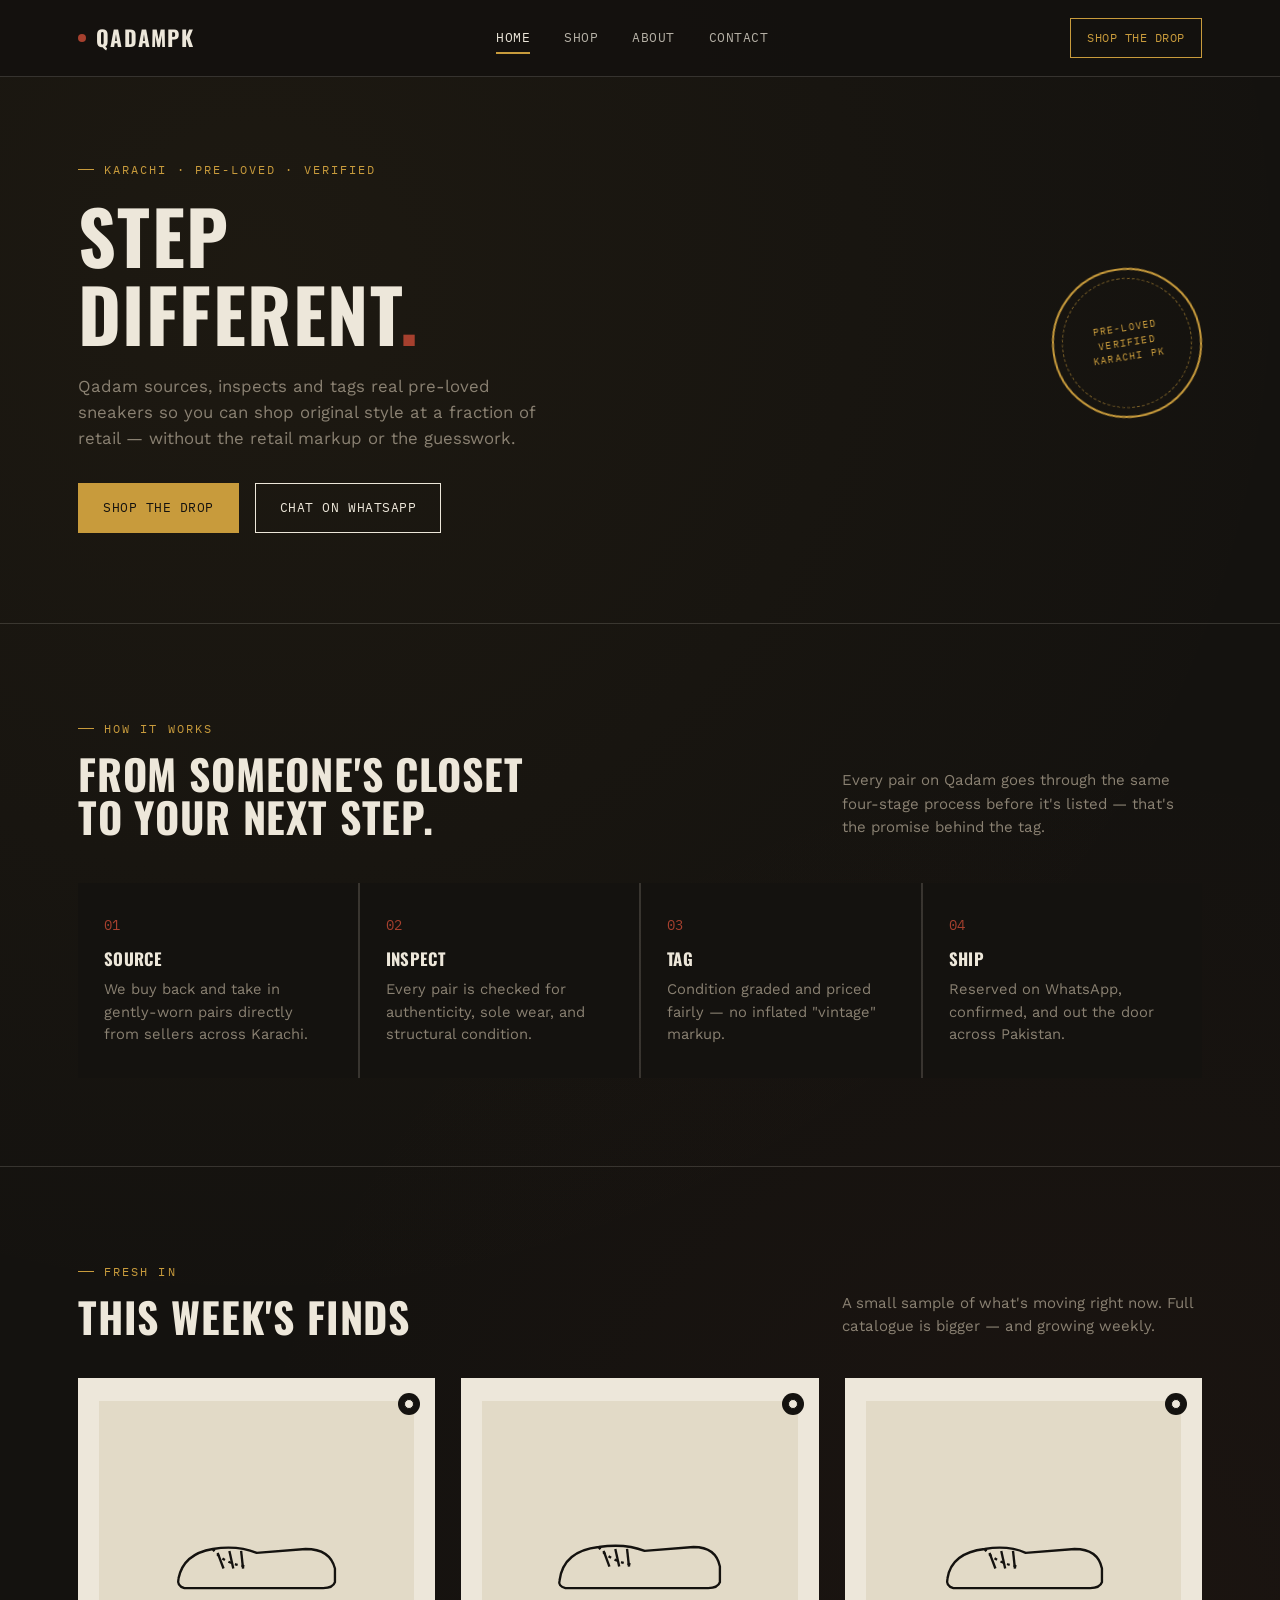
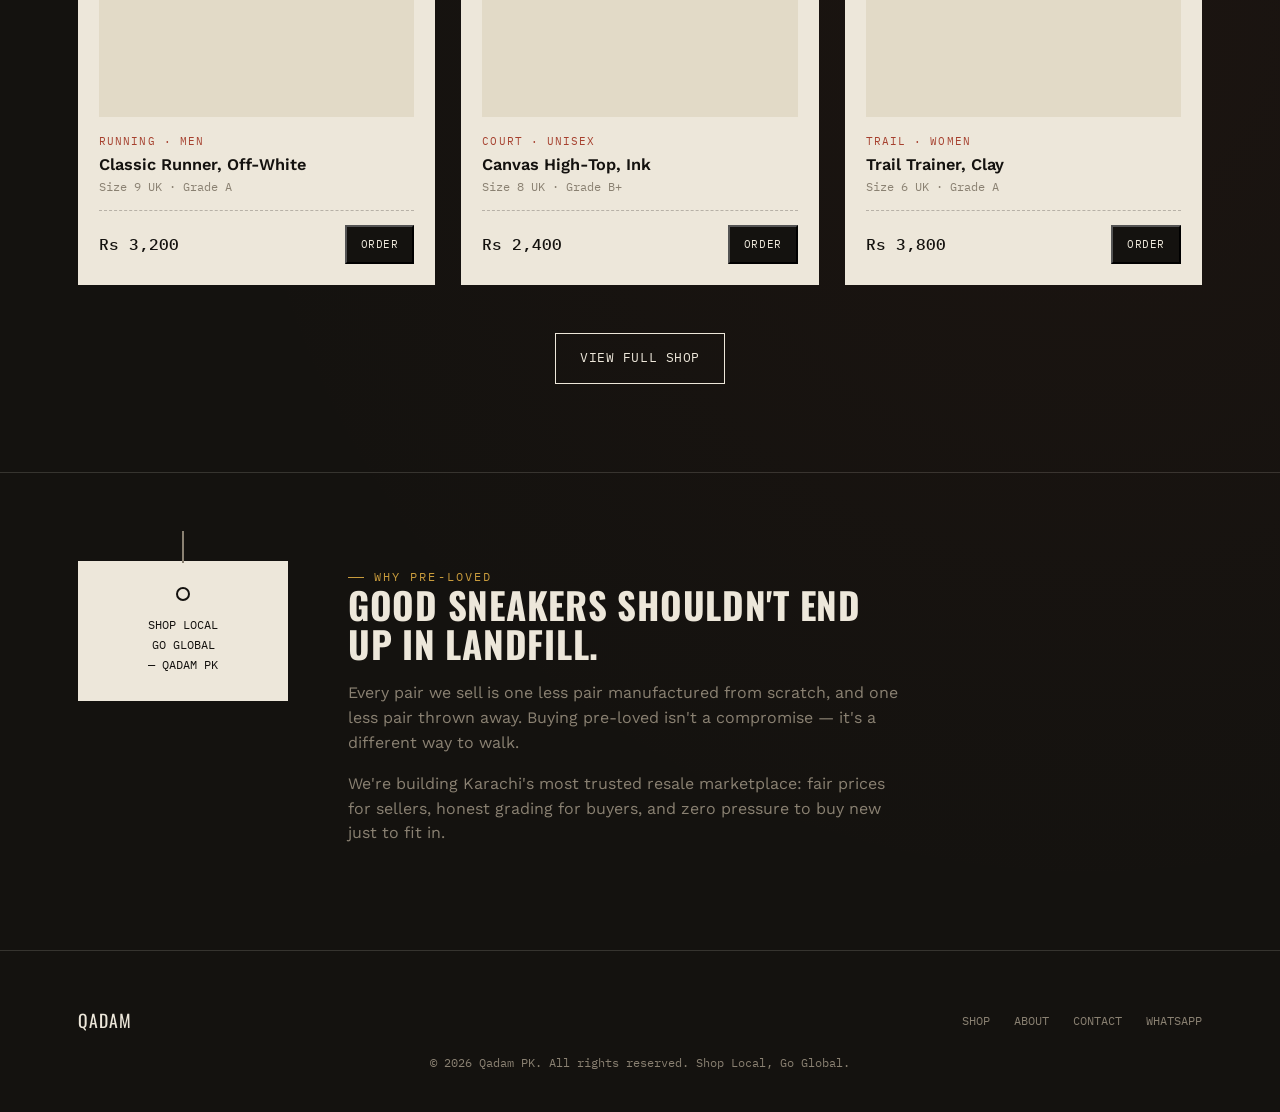
<file: index.html>
<!DOCTYPE html>
<html lang="en">
<head>
<meta charset="UTF-8">
<meta name="viewport" content="width=device-width, initial-scale=1.0">
<title>QADAM — Step Different</title>
<meta name="description" content="Qadam is Karachi's pre-loved sneaker marketplace. Every pair inspected, tagged and verified before it ships. Shop local, step different.">
<link rel="stylesheet" href="styles.css">
<link rel="stylesheet" href="liquid-chrome.css">
</head>
<body>

<nav class="site-nav">
  <div class="wrap">
    <a href="index.html" class="logo"><span class="dot"></span>QADAMPK</a>
    <ul class="nav-links">
      <li><a href="index.html" class="active">Home</a></li>
      <li><a href="shop.html">Shop</a></li>
      <li><a href="about.html">About</a></li>
      <li><a href="contact.html">Contact</a></li>
    </ul>
    <a href="shop.html" class="nav-cta">Shop the Drop</a>
    <button class="nav-toggle" aria-label="Toggle menu"><span></span><span></span><span></span></button>
  </div>
</nav>

<header class="hero">
  <div id="liquid-bg" class="liquid-chrome-container" style="width:100%;height:100%;position:absolute;top:0;left:0;z-index:0;"></div>
  <div class="wrap">
    <div class="hero-copy">
      <span class="eyebrow">Karachi · Pre-Loved · Verified</span>
      <h1>Step<br>Different<span class="accent">.</span></h1>
      <p>Qadam sources, inspects and tags real pre-loved sneakers so you can shop original style at a fraction of retail — without the retail markup or the guesswork.</p>
      <div class="btn-row">
        <a href="shop.html" class="btn btn-primary">Shop the Drop</a>
        <a href="#" class="btn btn-ghost" data-whatsapp>Chat on WhatsApp</a>
      </div>
    </div>
    <div class="stamp">
      <span>Pre-Loved<br>Verified<br>Karachi PK</span>
    </div>
  </div>
</header>

<section class="process">
  <div class="wrap">
    <div class="section-head reveal">
      <div>
        <span class="eyebrow">How it works</span>
        <h2>From someone's closet<br>to your next step.</h2>
      </div>
      <p>Every pair on Qadam goes through the same four-stage process before it's listed — that's the promise behind the tag.</p>
    </div>
    <div class="process-grid reveal-stagger">
      <div class="process-step reveal-item">
        <span class="num">01</span>
        <h3>Source</h3>
        <p>We buy back and take in gently-worn pairs directly from sellers across Karachi.</p>
      </div>
      <div class="process-step reveal-item">
        <span class="num">02</span>
        <h3>Inspect</h3>
        <p>Every pair is checked for authenticity, sole wear, and structural condition.</p>
      </div>
      <div class="process-step reveal-item">
        <span class="num">03</span>
        <h3>Tag</h3>
        <p>Condition graded and priced fairly — no inflated "vintage" markup.</p>
      </div>
      <div class="process-step reveal-item">
        <span class="num">04</span>
        <h3>Ship</h3>
        <p>Reserved on WhatsApp, confirmed, and out the door across Pakistan.</p>
      </div>
    </div>
  </div>
</section>

<section class="shop-section">
  <div class="wrap">
    <div class="section-head reveal">
      <div>
        <span class="eyebrow">Fresh in</span>
        <h2>This week's finds</h2>
      </div>
      <p>A small sample of what's moving right now. Full catalogue is bigger — and growing weekly.</p>
    </div>
    <div class="product-grid reveal-stagger" style="margin-top:40px;">

      <div class="card reveal-item">
        <div class="tag-hole"></div>
        <div class="card-media">
          <svg viewBox="0 0 200 100" fill="none" stroke="#14120F" stroke-width="2.4">
            <path d="M20 70 Q25 45 55 40 Q80 36 100 44 L150 40 Q175 40 180 60 L180 74 Q178 80 168 80 L26 80 Q18 78 20 70 Z"/>
            <path d="M55 40 Q65 55 90 58" stroke-dasharray="3 4"/>
            <line x1="60" y1="44" x2="66" y2="60"/>
            <line x1="72" y1="42" x2="76" y2="60"/>
            <line x1="84" y1="42" x2="86" y2="60"/>
          </svg>
        </div>
        <span class="cat">Running · Men</span>
        <h3>Classic Runner, Off-White</h3>
        <div class="meta">Size 9 UK · Grade A</div>
        <div class="price-row">
          <span class="price">Rs 3,200</span>
          <button class="order-btn" data-order="Classic Runner, Off-White (Size 9 UK)" data-price="Rs 3,200">Order</button>
        </div>
      </div>

      <div class="card reveal-item">
        <div class="tag-hole"></div>
        <div class="card-media">
          <svg viewBox="0 0 200 100" fill="none" stroke="#14120F" stroke-width="2.4">
            <path d="M18 72 Q22 42 58 38 Q85 34 105 42 L155 38 Q178 38 182 58 L182 74 Q180 80 170 80 L24 80 Q16 78 18 72 Z"/>
            <path d="M58 38 Q68 52 92 56" stroke-dasharray="3 4"/>
            <line x1="63" y1="42" x2="69" y2="58"/>
            <line x1="75" y1="40" x2="79" y2="58"/>
            <line x1="87" y1="40" x2="89" y2="58"/>
          </svg>
        </div>
        <span class="cat">Court · Unisex</span>
        <h3>Canvas High-Top, Ink</h3>
        <div class="meta">Size 8 UK · Grade B+</div>
        <div class="price-row">
          <span class="price">Rs 2,400</span>
          <button class="order-btn" data-order="Canvas High-Top, Ink (Size 8 UK)" data-price="Rs 2,400">Order</button>
        </div>
      </div>

      <div class="card reveal-item">
        <div class="tag-hole"></div>
        <div class="card-media">
          <svg viewBox="0 0 200 100" fill="none" stroke="#14120F" stroke-width="2.4">
            <path d="M22 70 Q26 44 60 40 Q84 36 102 44 L152 40 Q176 40 180 60 L180 74 Q178 80 168 80 L28 80 Q20 78 22 70 Z"/>
            <path d="M60 40 Q70 54 94 58" stroke-dasharray="3 4"/>
            <line x1="65" y1="44" x2="71" y2="60"/>
            <line x1="77" y1="42" x2="81" y2="60"/>
            <line x1="89" y1="42" x2="91" y2="60"/>
          </svg>
        </div>
        <span class="cat">Trail · Women</span>
        <h3>Trail Trainer, Clay</h3>
        <div class="meta">Size 6 UK · Grade A</div>
        <div class="price-row">
          <span class="price">Rs 3,800</span>
          <button class="order-btn" data-order="Trail Trainer, Clay (Size 6 UK)" data-price="Rs 3,800">Order</button>
        </div>
      </div>

    </div>
    <div style="text-align:center; margin-top:48px;">
      <a href="shop.html" class="btn btn-ghost">View Full Shop</a>
    </div>
  </div>
</section>

<section class="ethos">
  <div class="wrap">
    <div class="ethos-tag reveal">
      <div class="hole"></div>
      <p>SHOP LOCAL<br>GO GLOBAL<br>— QADAM PK</p>
    </div>
    <div class="ethos-copy reveal">
      <span class="eyebrow">Why pre-loved</span>
      <h2>Good sneakers shouldn't end up in landfill.</h2>
      <p>Every pair we sell is one less pair manufactured from scratch, and one less pair thrown away. Buying pre-loved isn't a compromise — it's a different way to walk.</p>
      <p>We're building Karachi's most trusted resale marketplace: fair prices for sellers, honest grading for buyers, and zero pressure to buy new just to fit in.</p>
    </div>
  </div>
</section>

<footer>
  <div class="wrap">
    <div class="foot-brand">QADAM</div>
    <ul class="foot-links">
      <li><a href="shop.html">Shop</a></li>
      <li><a href="about.html">About</a></li>
      <li><a href="contact.html">Contact</a></li>
      <li><a href="#" data-whatsapp>WhatsApp</a></li>
    </ul>
  </div>
  <p class="foot-copy">© 2026 Qadam PK. All rights reserved. Shop Local, Go Global.</p>
</footer>

<script src="script.js"></script>
<script type="module">
  import { LiquidChrome } from './liquid-chrome.js';
  new LiquidChrome(document.getElementById('liquid-bg'), {
    baseColor: [0.08,0.08,0.09],
    speed: 0.4,
    amplitude: 0.5,
    interactive: true
  });
</script>
</body>
</html>
</file>
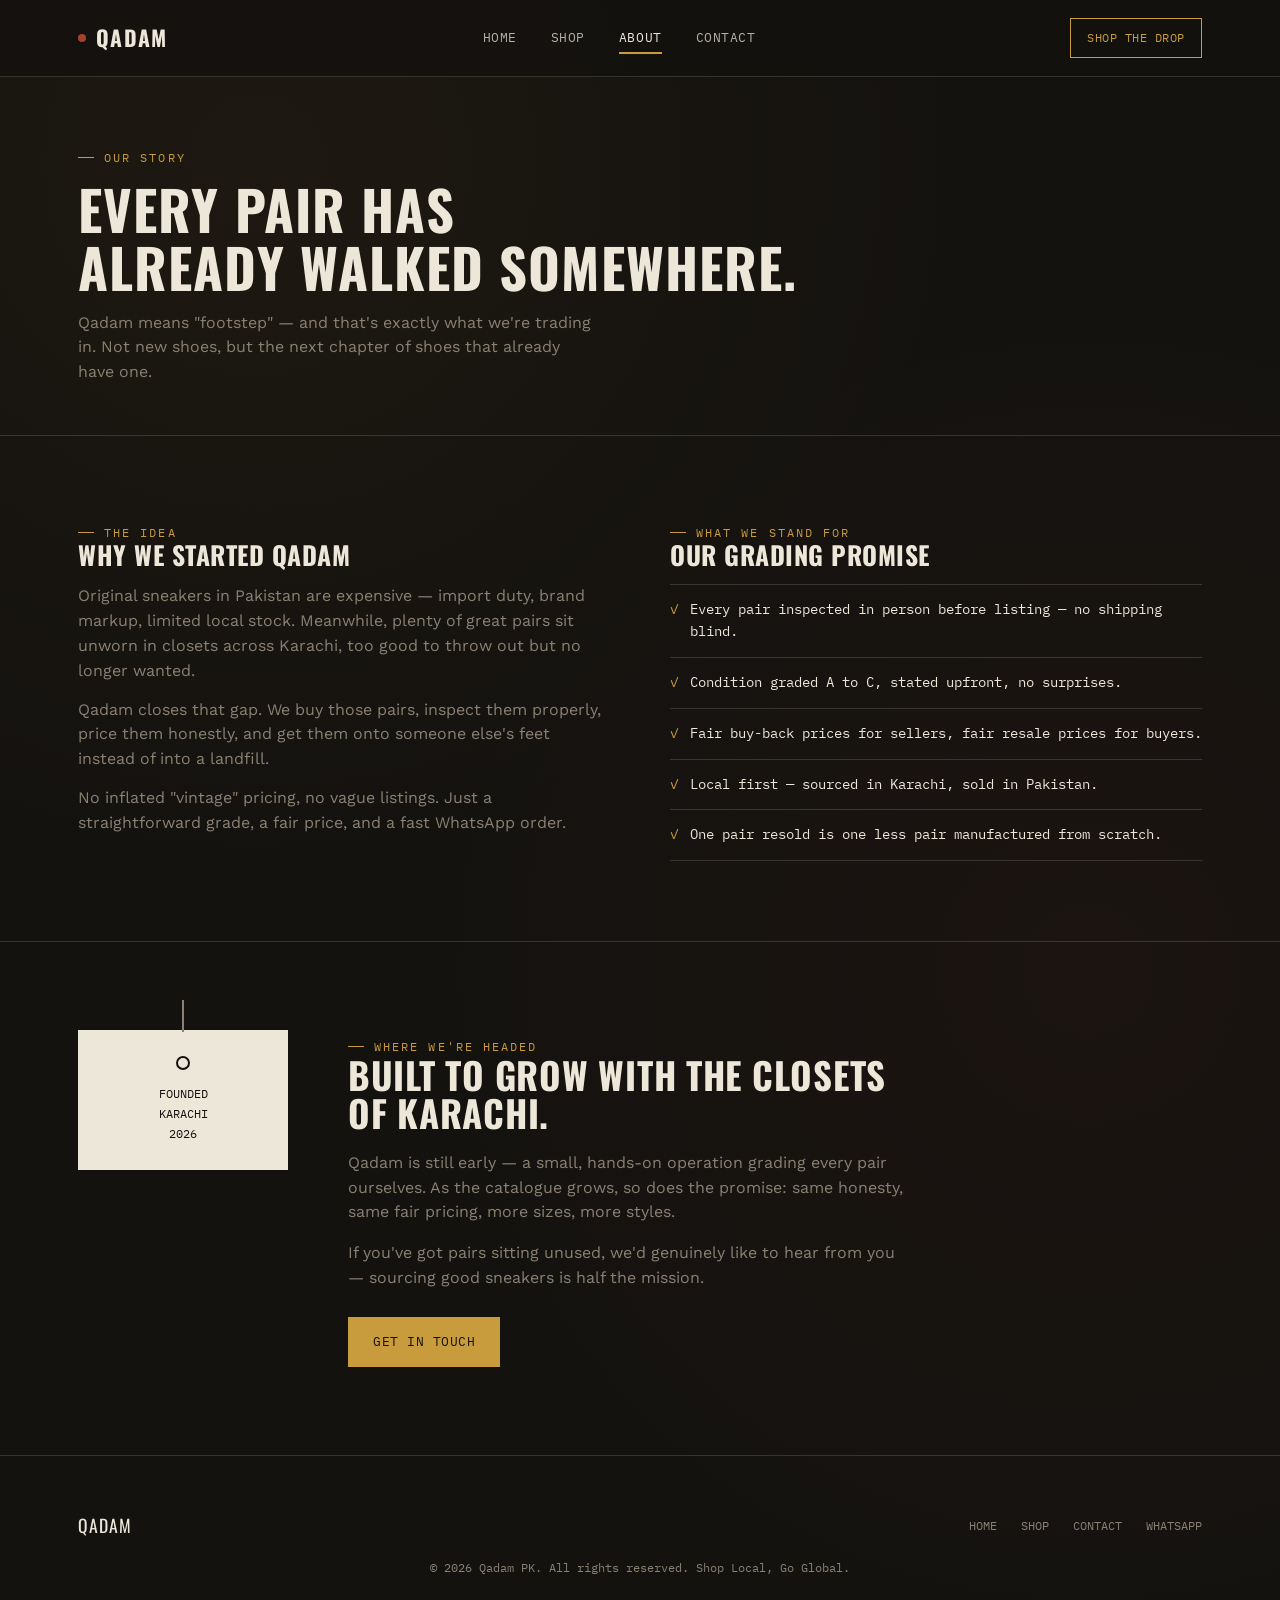
<file: about-1.html>
<!DOCTYPE html>
<html lang="en">
<head>
<meta charset="UTF-8">
<meta name="viewport" content="width=device-width, initial-scale=1.0">
<title>About — QADAM</title>
<meta name="description" content="The story behind Qadam — Karachi's pre-loved sneaker marketplace built on fair grading and honest resale.">
<link rel="stylesheet" href="styles.css">
</head>
<body>

<nav class="site-nav">
  <div class="wrap">
    <a href="index.html" class="logo"><span class="dot"></span>QADAM</a>
    <ul class="nav-links">
      <li><a href="index.html">Home</a></li>
      <li><a href="shop.html">Shop</a></li>
      <li><a href="about.html" class="active">About</a></li>
      <li><a href="contact.html">Contact</a></li>
    </ul>
    <a href="shop.html" class="nav-cta">Shop the Drop</a>
    <button class="nav-toggle" aria-label="Toggle menu"><span></span><span></span><span></span></button>
  </div>
</nav>

<header class="page-hero">
  <div class="wrap">
    <span class="eyebrow">Our story</span>
    <h1>Every pair has<br>already walked somewhere.</h1>
    <p>Qadam means "footstep" — and that's exactly what we're trading in. Not new shoes, but the next chapter of shoes that already have one.</p>
  </div>
</header>

<section class="about-body">
  <div class="wrap about-grid">
    <div class="reveal">
      <span class="eyebrow">The idea</span>
      <h2>Why we started Qadam</h2>
      <p>Original sneakers in Pakistan are expensive — import duty, brand markup, limited local stock. Meanwhile, plenty of great pairs sit unworn in closets across Karachi, too good to throw out but no longer wanted.</p>
      <p>Qadam closes that gap. We buy those pairs, inspect them properly, price them honestly, and get them onto someone else's feet instead of into a landfill.</p>
      <p>No inflated "vintage" pricing, no vague listings. Just a straightforward grade, a fair price, and a fast WhatsApp order.</p>
    </div>
    <div class="reveal">
      <span class="eyebrow">What we stand for</span>
      <h2>Our grading promise</h2>
      <ul class="checklist reveal-stagger">
        <li class="reveal-item"><span class="mark">✓</span> Every pair inspected in person before listing — no shipping blind.</li>
        <li class="reveal-item"><span class="mark">✓</span> Condition graded A to C, stated upfront, no surprises.</li>
        <li class="reveal-item"><span class="mark">✓</span> Fair buy-back prices for sellers, fair resale prices for buyers.</li>
        <li class="reveal-item"><span class="mark">✓</span> Local first — sourced in Karachi, sold in Pakistan.</li>
        <li class="reveal-item"><span class="mark">✓</span> One pair resold is one less pair manufactured from scratch.</li>
      </ul>
    </div>
  </div>
</section>

<section class="ethos">
  <div class="wrap">
    <div class="ethos-tag reveal">
      <div class="hole"></div>
      <p>FOUNDED<br>KARACHI<br>2026</p>
    </div>
    <div class="ethos-copy reveal">
      <span class="eyebrow">Where we're headed</span>
      <h2>Built to grow with the closets of Karachi.</h2>
      <p>Qadam is still early — a small, hands-on operation grading every pair ourselves. As the catalogue grows, so does the promise: same honesty, same fair pricing, more sizes, more styles.</p>
      <p>If you've got pairs sitting unused, we'd genuinely like to hear from you — sourcing good sneakers is half the mission.</p>
      <a href="contact.html" class="btn btn-primary" style="margin-top:10px; display:inline-flex;">Get in Touch</a>
    </div>
  </div>
</section>

<footer>
  <div class="wrap">
    <div class="foot-brand">QADAM</div>
    <ul class="foot-links">
      <li><a href="index.html">Home</a></li>
      <li><a href="shop.html">Shop</a></li>
      <li><a href="contact.html">Contact</a></li>
      <li><a href="#" data-whatsapp>WhatsApp</a></li>
    </ul>
  </div>
  <p class="foot-copy">© 2026 Qadam PK. All rights reserved. Shop Local, Go Global.</p>
</footer>

<script src="script.js"></script>
</body>
</html>
</file>
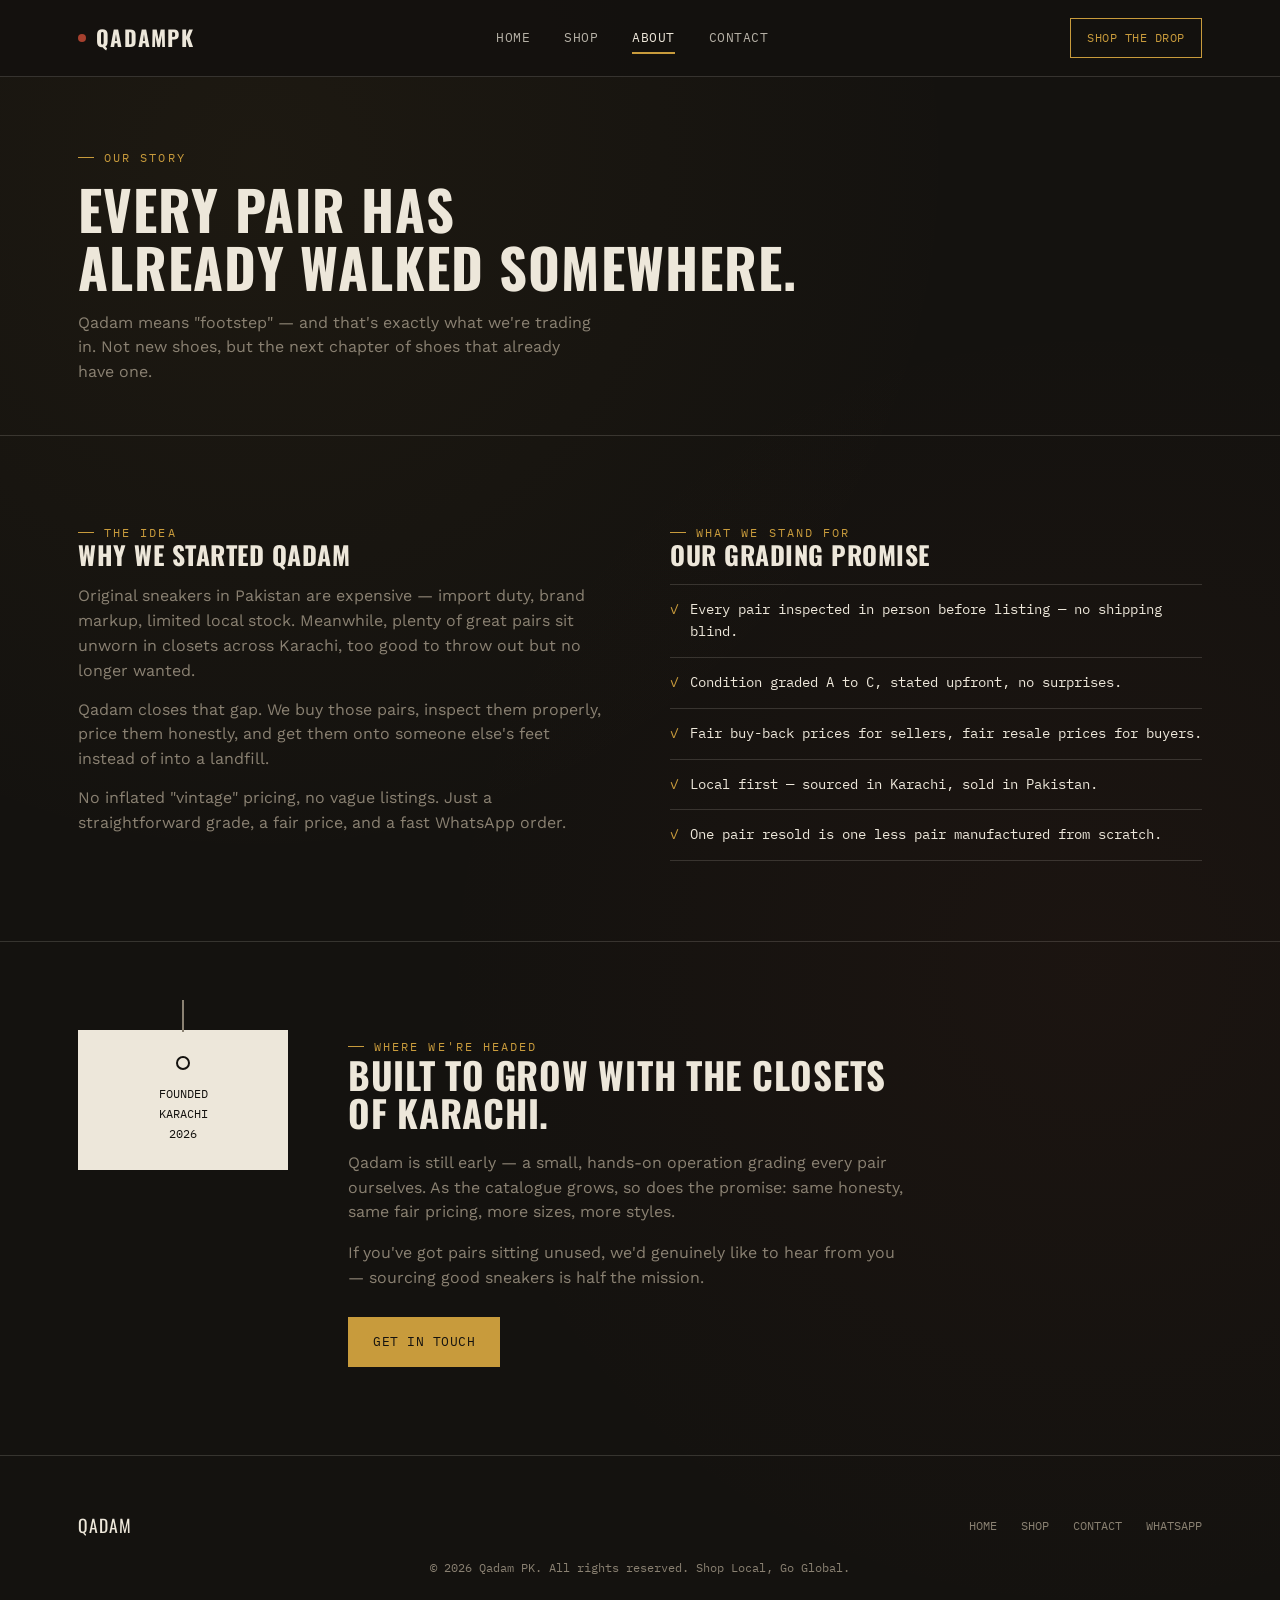
<file: about.html>
<!DOCTYPE html>
<html lang="en">
<head>
<meta charset="UTF-8">
<meta name="viewport" content="width=device-width, initial-scale=1.0">
<title>About — QADAM</title>
<meta name="description" content="The story behind Qadam — Karachi's pre-loved sneaker marketplace built on fair grading and honest resale.">
<link rel="stylesheet" href="styles.css">
</head>
<body>

<nav class="site-nav">
  <div class="wrap">
    <a href="index.html" class="logo"><span class="dot"></span>QADAMPK</a>
    <ul class="nav-links">
      <li><a href="index.html">Home</a></li>
      <li><a href="shop.html">Shop</a></li>
      <li><a href="about.html" class="active">About</a></li>
      <li><a href="contact.html">Contact</a></li>
    </ul>
    <a href="shop.html" class="nav-cta">Shop the Drop</a>
    <button class="nav-toggle" aria-label="Toggle menu"><span></span><span></span><span></span></button>
  </div>
</nav>

<header class="page-hero">
  <div class="wrap">
    <span class="eyebrow">Our story</span>
    <h1>Every pair has<br>already walked somewhere.</h1>
    <p>Qadam means "footstep" — and that's exactly what we're trading in. Not new shoes, but the next chapter of shoes that already have one.</p>
  </div>
</header>

<section class="about-body">
  <div class="wrap about-grid">
    <div class="reveal">
      <span class="eyebrow">The idea</span>
      <h2>Why we started Qadam</h2>
      <p>Original sneakers in Pakistan are expensive — import duty, brand markup, limited local stock. Meanwhile, plenty of great pairs sit unworn in closets across Karachi, too good to throw out but no longer wanted.</p>
      <p>Qadam closes that gap. We buy those pairs, inspect them properly, price them honestly, and get them onto someone else's feet instead of into a landfill.</p>
      <p>No inflated "vintage" pricing, no vague listings. Just a straightforward grade, a fair price, and a fast WhatsApp order.</p>
    </div>
    <div class="reveal">
      <span class="eyebrow">What we stand for</span>
      <h2>Our grading promise</h2>
      <ul class="checklist reveal-stagger">
        <li class="reveal-item"><span class="mark">✓</span> Every pair inspected in person before listing — no shipping blind.</li>
        <li class="reveal-item"><span class="mark">✓</span> Condition graded A to C, stated upfront, no surprises.</li>
        <li class="reveal-item"><span class="mark">✓</span> Fair buy-back prices for sellers, fair resale prices for buyers.</li>
        <li class="reveal-item"><span class="mark">✓</span> Local first — sourced in Karachi, sold in Pakistan.</li>
        <li class="reveal-item"><span class="mark">✓</span> One pair resold is one less pair manufactured from scratch.</li>
      </ul>
    </div>
  </div>
</section>

<section class="ethos">
  <div class="wrap">
    <div class="ethos-tag reveal">
      <div class="hole"></div>
      <p>FOUNDED<br>KARACHI<br>2026</p>
    </div>
    <div class="ethos-copy reveal">
      <span class="eyebrow">Where we're headed</span>
      <h2>Built to grow with the closets of Karachi.</h2>
      <p>Qadam is still early — a small, hands-on operation grading every pair ourselves. As the catalogue grows, so does the promise: same honesty, same fair pricing, more sizes, more styles.</p>
      <p>If you've got pairs sitting unused, we'd genuinely like to hear from you — sourcing good sneakers is half the mission.</p>
      <a href="contact.html" class="btn btn-primary" style="margin-top:10px; display:inline-flex;">Get in Touch</a>
    </div>
  </div>
</section>

<footer>
  <div class="wrap">
    <div class="foot-brand">QADAM</div>
    <ul class="foot-links">
      <li><a href="index.html">Home</a></li>
      <li><a href="shop.html">Shop</a></li>
      <li><a href="contact.html">Contact</a></li>
      <li><a href="#" data-whatsapp>WhatsApp</a></li>
    </ul>
  </div>
  <p class="foot-copy">© 2026 Qadam PK. All rights reserved. Shop Local, Go Global.</p>
</footer>

<script src="script.js"></script>
</body>
</html>
</file>
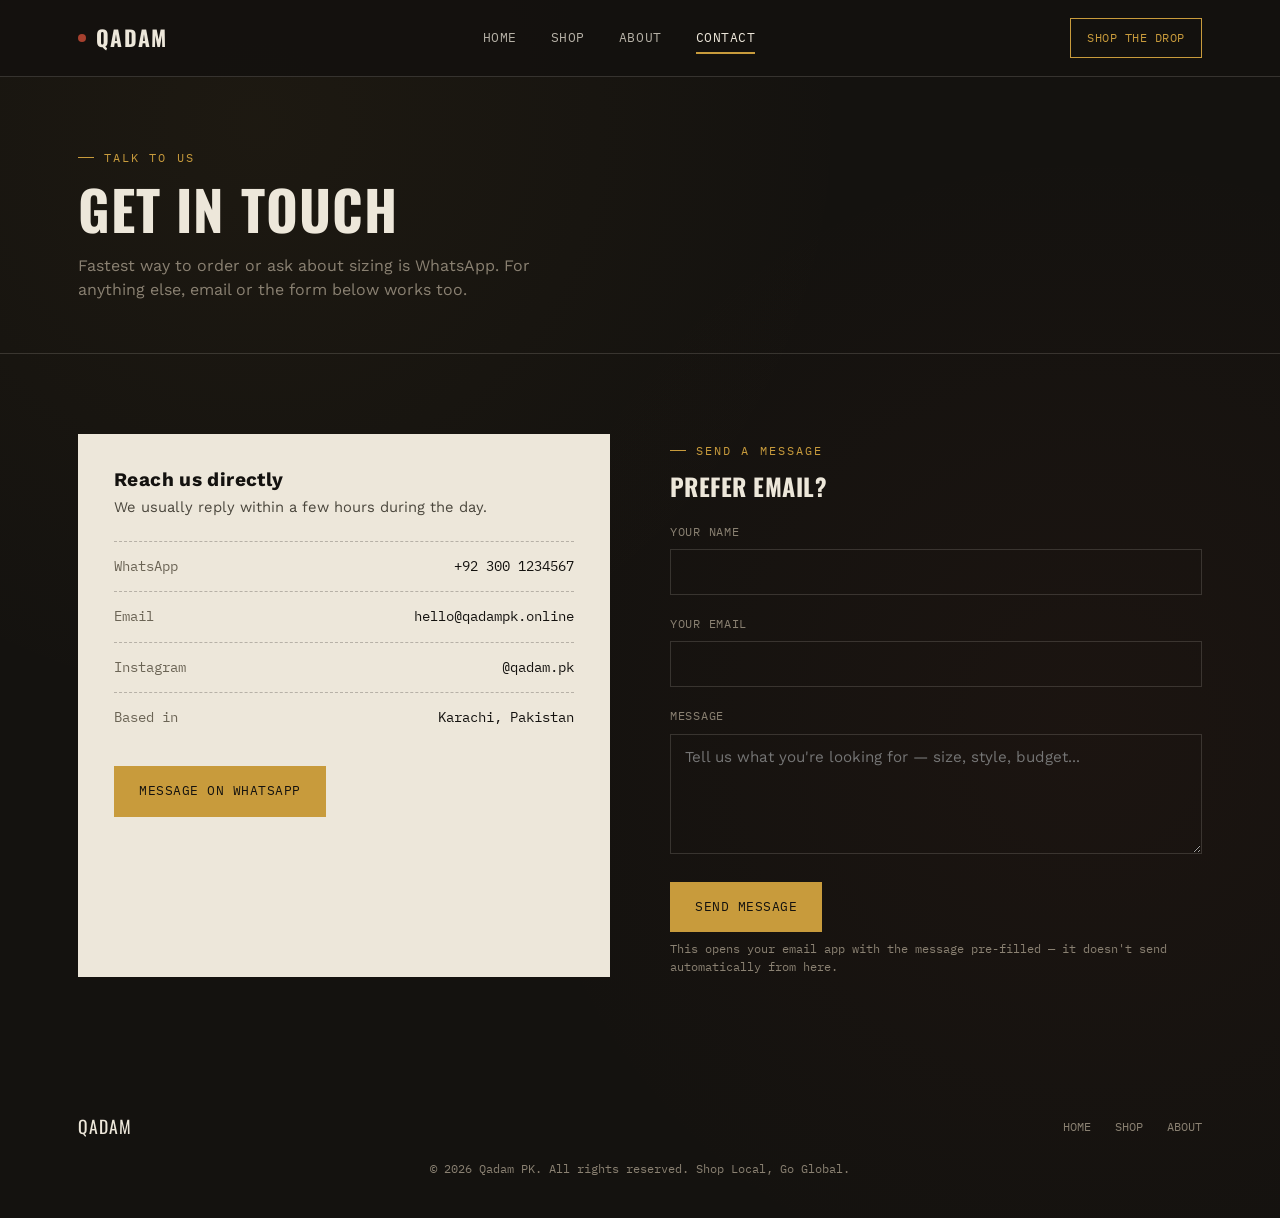
<file: contact-1.html>
<!DOCTYPE html>
<html lang="en">
<head>
<meta charset="UTF-8">
<meta name="viewport" content="width=device-width, initial-scale=1.0">
<title>Contact — QADAM</title>
<meta name="description" content="Get in touch with Qadam — order on WhatsApp, email us, or send a message directly.">
<link rel="stylesheet" href="styles.css">
</head>
<body>

<nav class="site-nav">
  <div class="wrap">
    <a href="index.html" class="logo"><span class="dot"></span>QADAM</a>
    <ul class="nav-links">
      <li><a href="index.html">Home</a></li>
      <li><a href="shop.html">Shop</a></li>
      <li><a href="about.html">About</a></li>
      <li><a href="contact.html" class="active">Contact</a></li>
    </ul>
    <a href="shop.html" class="nav-cta">Shop the Drop</a>
    <button class="nav-toggle" aria-label="Toggle menu"><span></span><span></span><span></span></button>
  </div>
</nav>

<header class="page-hero">
  <div class="wrap">
    <span class="eyebrow">Talk to us</span>
    <h1>Get in Touch</h1>
    <p>Fastest way to order or ask about sizing is WhatsApp. For anything else, email or the form below works too.</p>
  </div>
</header>

<section class="contact-body">
  <div class="wrap contact-grid">

    <div class="contact-card reveal">
      <h3>Reach us directly</h3>
      <p>We usually reply within a few hours during the day.</p>
      <ul class="contact-list">
        <li><span>WhatsApp</span><span>+92 300 1234567</span></li>
        <li><span>Email</span><span>hello@qadampk.online</span></li>
        <li><span>Instagram</span><span>@qadam.pk</span></li>
        <li><span>Based in</span><span>Karachi, Pakistan</span></li>
      </ul>
      <a href="#" class="btn btn-primary" data-whatsapp style="margin-top:24px; display:inline-flex;">Message on WhatsApp</a>
    </div>

    <div class="reveal">
      <span class="eyebrow">Send a message</span>
      <h2 style="font-size:1.5rem; margin:14px 0 24px;">Prefer email?</h2>
      <form id="contact-form">
        <div class="form-group">
          <label for="name">Your Name</label>
          <input type="text" id="name" name="name" required>
        </div>
        <div class="form-group">
          <label for="email">Your Email</label>
          <input type="email" id="email" name="email" required>
        </div>
        <div class="form-group">
          <label for="message">Message</label>
          <textarea id="message" name="message" required placeholder="Tell us what you're looking for — size, style, budget..."></textarea>
        </div>
        <button type="submit" class="btn btn-primary">Send Message</button>
        <p class="form-note">This opens your email app with the message pre-filled — it doesn't send automatically from here.</p>
      </form>
    </div>

  </div>
</section>

<footer>
  <div class="wrap">
    <div class="foot-brand">QADAM</div>
    <ul class="foot-links">
      <li><a href="index.html">Home</a></li>
      <li><a href="shop.html">Shop</a></li>
      <li><a href="about.html">About</a></li>
    </ul>
  </div>
  <p class="foot-copy">© 2026 Qadam PK. All rights reserved. Shop Local, Go Global.</p>
</footer>

<script src="script.js"></script>
</body>
</html>
</file>
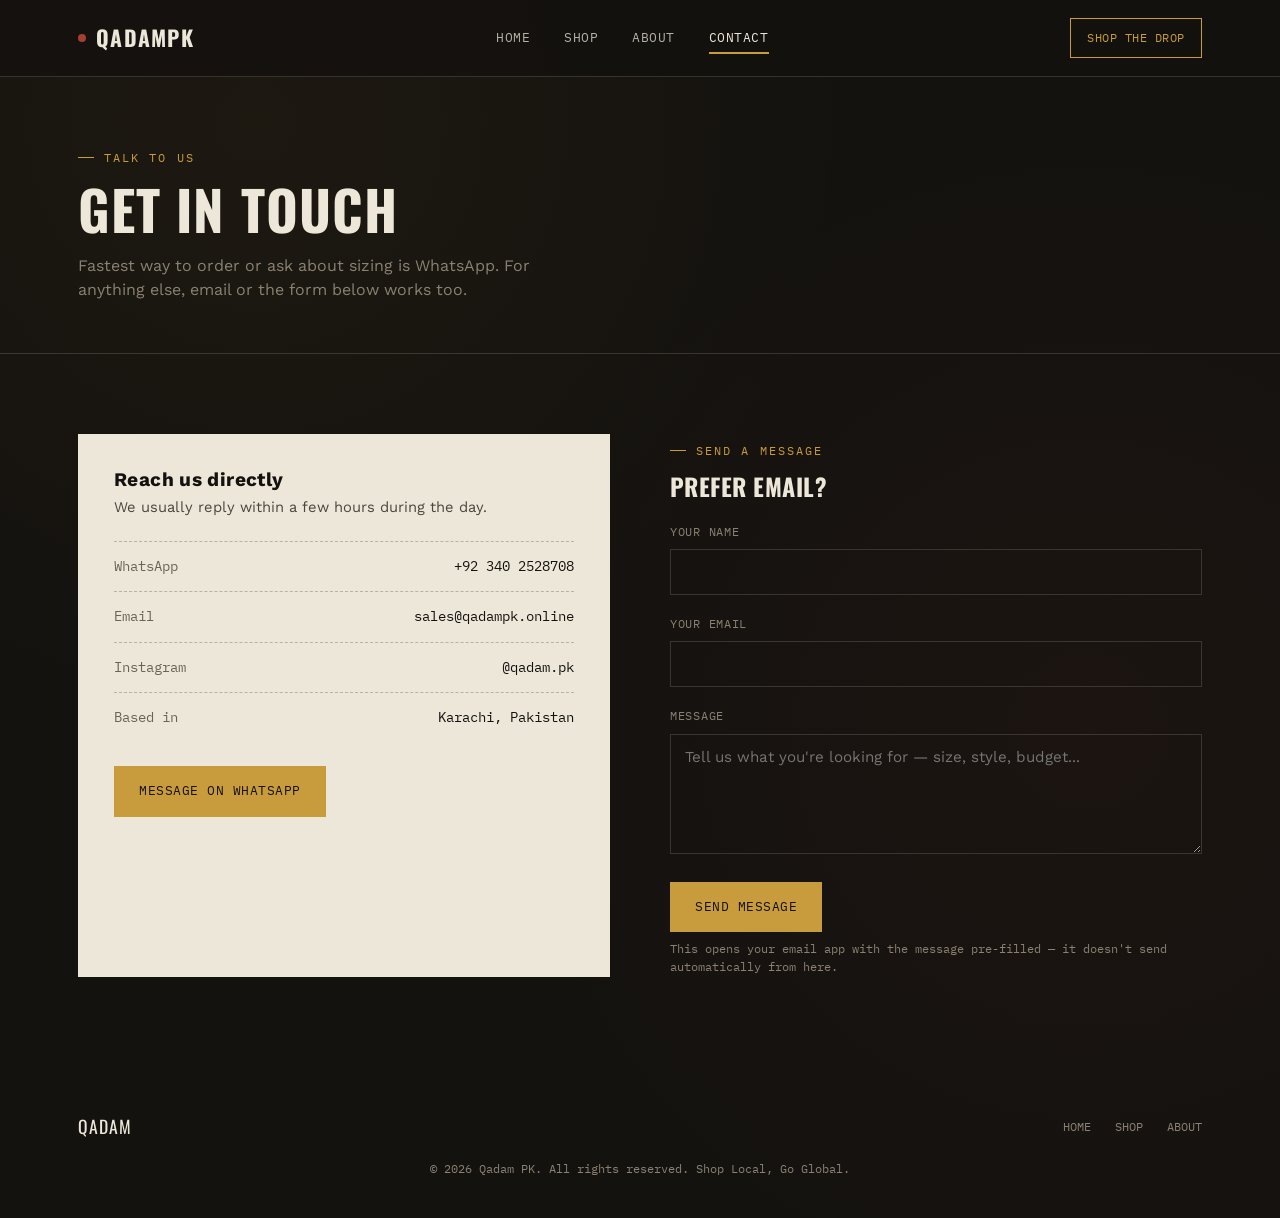
<file: contact.html>
<!DOCTYPE html>
<html lang="en">
<head>
<meta charset="UTF-8">
<meta name="viewport" content="width=device-width, initial-scale=1.0">
<title>Contact — QADAM</title>
<meta name="description" content="Get in touch with Qadam — order on WhatsApp, email us, or send a message directly.">
<link rel="stylesheet" href="styles.css">
</head>
<body>

<nav class="site-nav">
  <div class="wrap">
    <a href="index.html" class="logo"><span class="dot"></span>QADAMPK</a>
    <ul class="nav-links">
      <li><a href="index.html">Home</a></li>
      <li><a href="shop.html">Shop</a></li>
      <li><a href="about.html">About</a></li>
      <li><a href="contact.html" class="active">Contact</a></li>
    </ul>
    <a href="shop.html" class="nav-cta">Shop the Drop</a>
    <button class="nav-toggle" aria-label="Toggle menu"><span></span><span></span><span></span></button>
  </div>
</nav>

<header class="page-hero">
  <div class="wrap">
    <span class="eyebrow">Talk to us</span>
    <h1>Get in Touch</h1>
    <p>Fastest way to order or ask about sizing is WhatsApp. For anything else, email or the form below works too.</p>
  </div>
</header>

<section class="contact-body">
  <div class="wrap contact-grid">

    <div class="contact-card reveal">
      <h3>Reach us directly</h3>
      <p>We usually reply within a few hours during the day.</p>
      <ul class="contact-list">
        <li><span>WhatsApp</span><span>+92 340 2528708</span></li>
        <li><span>Email</span><span>sales@qadampk.online</span></li>
        <li><span>Instagram</span><span>@qadam.pk</span></li>
        <li><span>Based in</span><span>Karachi, Pakistan</span></li>
      </ul>
      <a href="#" class="btn btn-primary" data-whatsapp style="margin-top:24px; display:inline-flex;">Message on WhatsApp</a>
    </div>

    <div class="reveal">
      <span class="eyebrow">Send a message</span>
      <h2 style="font-size:1.5rem; margin:14px 0 24px;">Prefer email?</h2>
      <form id="contact-form">
        <div class="form-group">
          <label for="name">Your Name</label>
          <input type="text" id="name" name="name" required>
        </div>
        <div class="form-group">
          <label for="email">Your Email</label>
          <input type="email" id="email" name="email" required>
        </div>
        <div class="form-group">
          <label for="message">Message</label>
          <textarea id="message" name="message" required placeholder="Tell us what you're looking for — size, style, budget..."></textarea>
        </div>
        <button type="submit" class="btn btn-primary">Send Message</button>
        <p class="form-note">This opens your email app with the message pre-filled — it doesn't send automatically from here.</p>
      </form>
    </div>

  </div>
</section>

<footer>
  <div class="wrap">
    <div class="foot-brand">QADAM</div>
    <ul class="foot-links">
      <li><a href="index.html">Home</a></li>
      <li><a href="shop.html">Shop</a></li>
      <li><a href="about.html">About</a></li>
    </ul>
  </div>
  <p class="foot-copy">© 2026 Qadam PK. All rights reserved. Shop Local, Go Global.</p>
</footer>

<script src="script.js"></script>
</body>
</html>
</file>
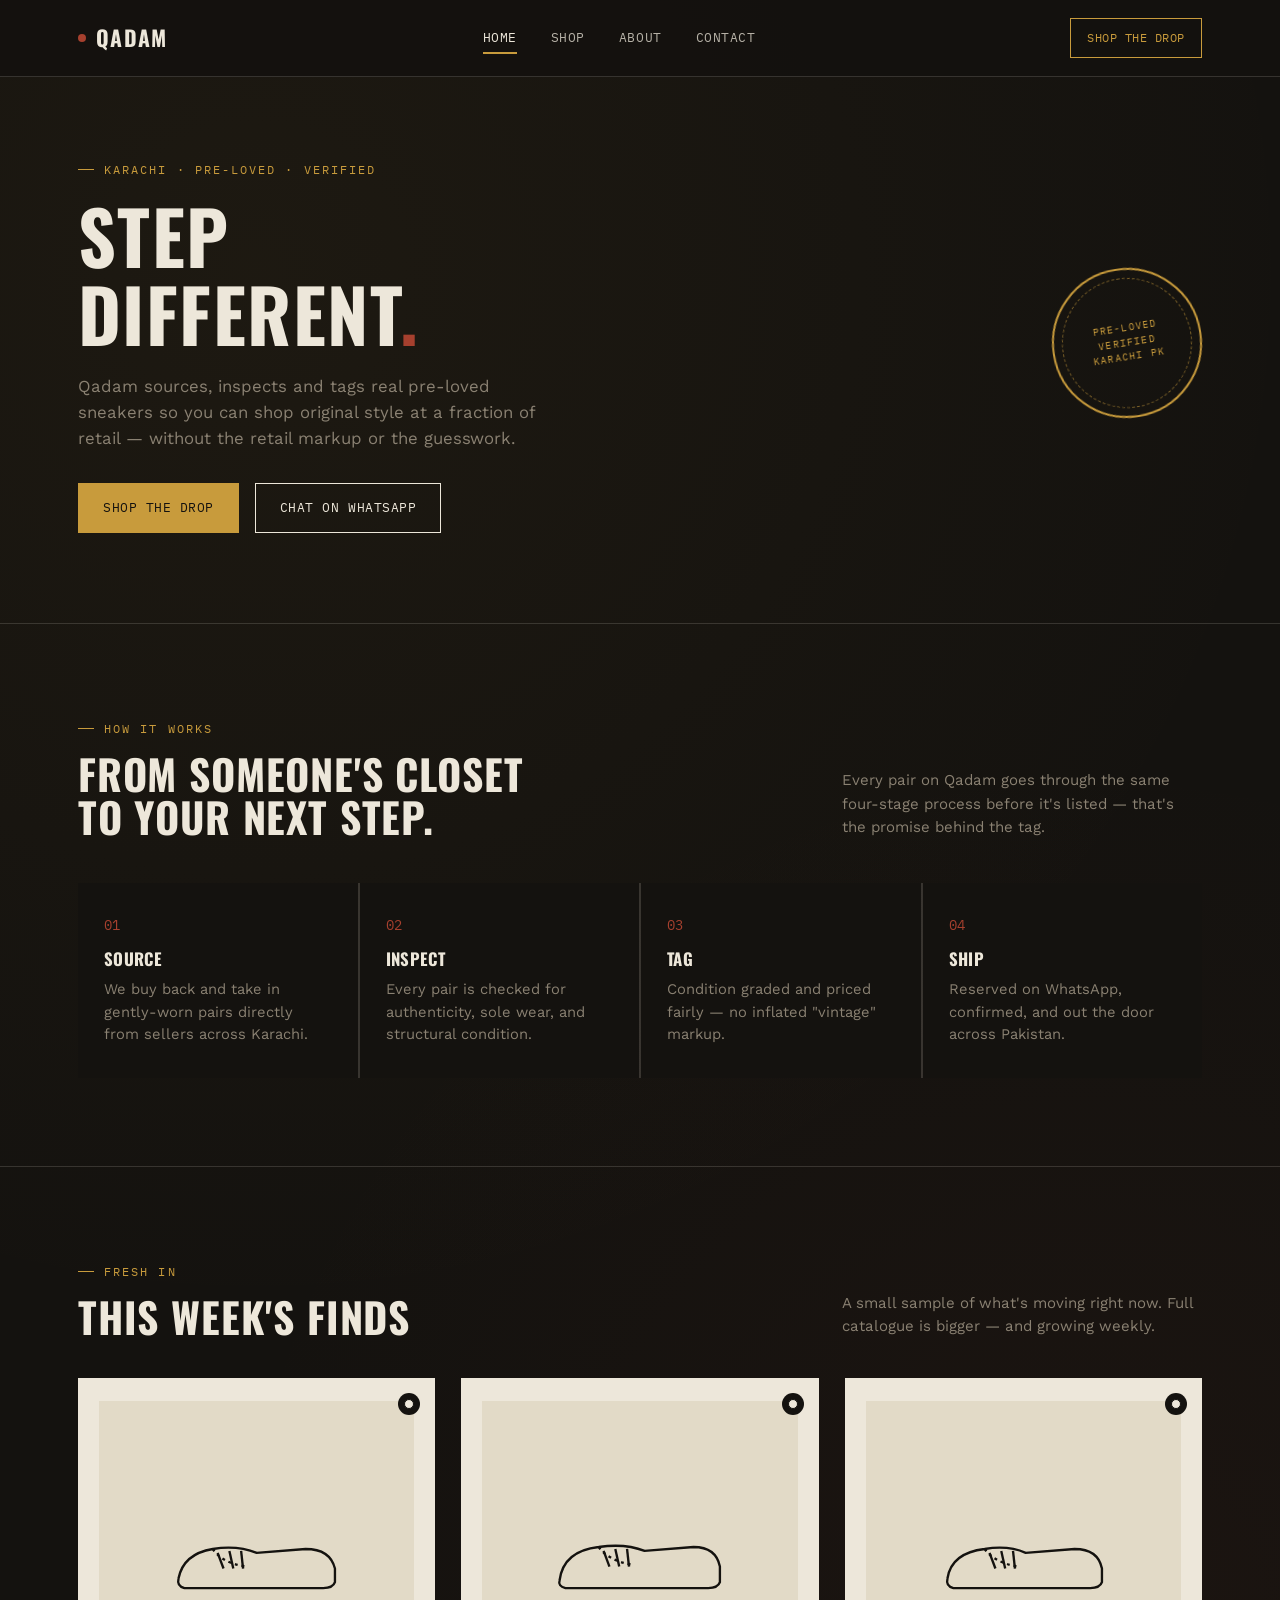
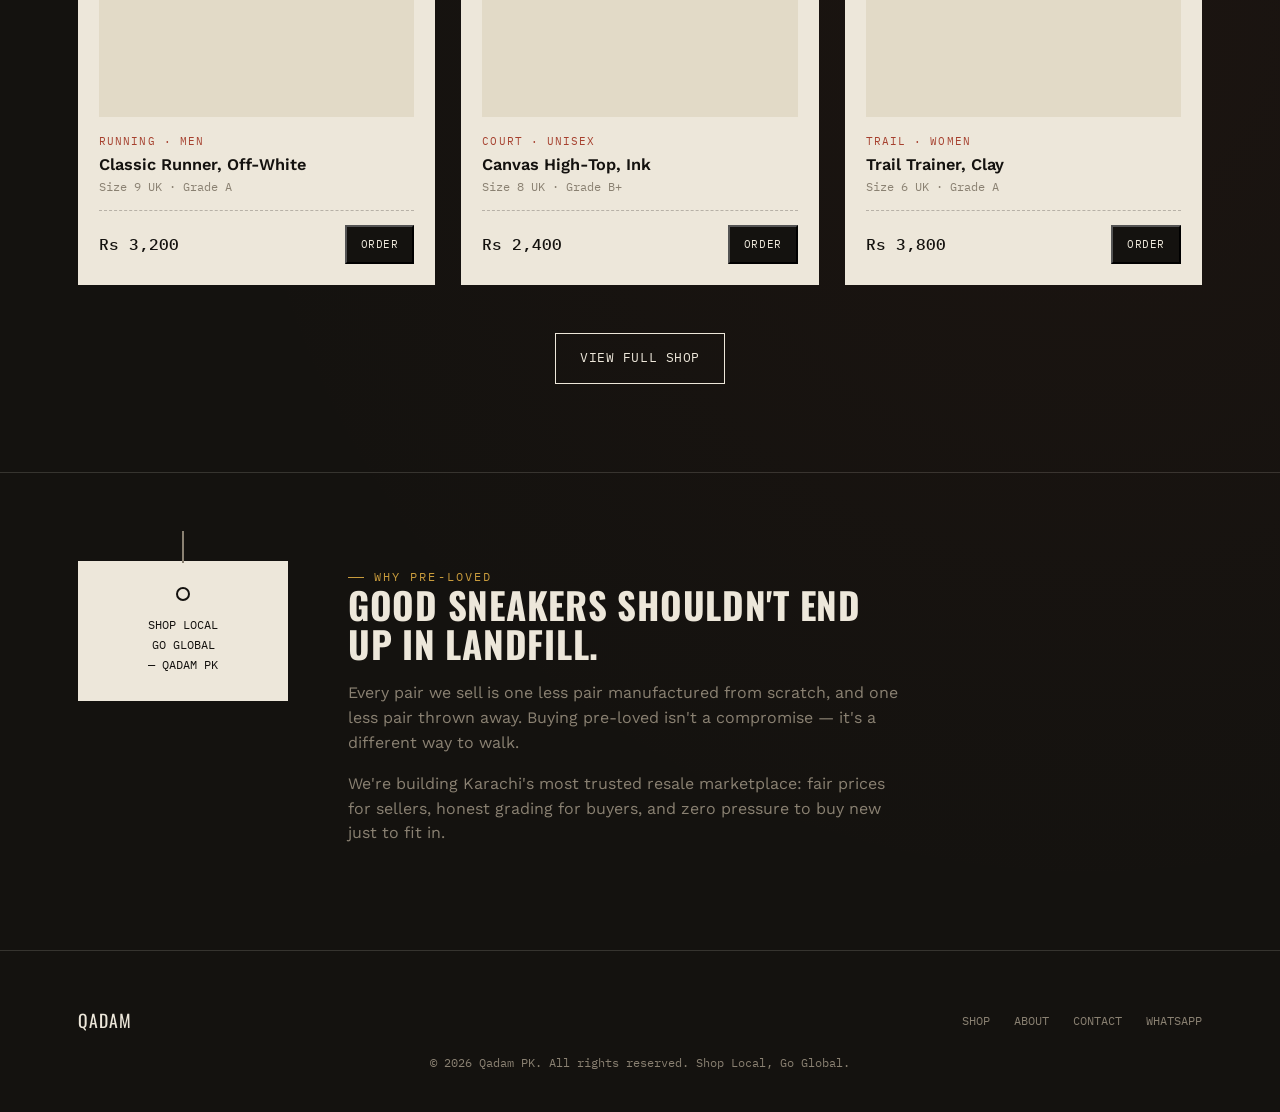
<file: index-1.html>
<!DOCTYPE html>
<html lang="en">
<head>
<meta charset="UTF-8">
<meta name="viewport" content="width=device-width, initial-scale=1.0">
<title>QADAM — Step Different</title>
<meta name="description" content="Qadam is Karachi's pre-loved sneaker marketplace. Every pair inspected, tagged and verified before it ships. Shop local, step different.">
<link rel="stylesheet" href="styles.css">
</head>
<body>

<nav class="site-nav">
  <div class="wrap">
    <a href="index.html" class="logo"><span class="dot"></span>QADAM</a>
    <ul class="nav-links">
      <li><a href="index.html" class="active">Home</a></li>
      <li><a href="shop.html">Shop</a></li>
      <li><a href="about.html">About</a></li>
      <li><a href="contact.html">Contact</a></li>
    </ul>
    <a href="shop.html" class="nav-cta">Shop the Drop</a>
    <button class="nav-toggle" aria-label="Toggle menu"><span></span><span></span><span></span></button>
  </div>
</nav>

<header class="hero">
  <div class="wrap">
    <div class="hero-copy">
      <span class="eyebrow">Karachi · Pre-Loved · Verified</span>
      <h1>Step<br>Different<span class="accent">.</span></h1>
      <p>Qadam sources, inspects and tags real pre-loved sneakers so you can shop original style at a fraction of retail — without the retail markup or the guesswork.</p>
      <div class="btn-row">
        <a href="shop.html" class="btn btn-primary">Shop the Drop</a>
        <a href="#" class="btn btn-ghost" data-whatsapp>Chat on WhatsApp</a>
      </div>
    </div>
    <div class="stamp">
      <span>Pre-Loved<br>Verified<br>Karachi PK</span>
    </div>
  </div>
</header>

<section class="process">
  <div class="wrap">
    <div class="section-head reveal">
      <div>
        <span class="eyebrow">How it works</span>
        <h2>From someone's closet<br>to your next step.</h2>
      </div>
      <p>Every pair on Qadam goes through the same four-stage process before it's listed — that's the promise behind the tag.</p>
    </div>
    <div class="process-grid reveal-stagger">
      <div class="process-step reveal-item">
        <span class="num">01</span>
        <h3>Source</h3>
        <p>We buy back and take in gently-worn pairs directly from sellers across Karachi.</p>
      </div>
      <div class="process-step reveal-item">
        <span class="num">02</span>
        <h3>Inspect</h3>
        <p>Every pair is checked for authenticity, sole wear, and structural condition.</p>
      </div>
      <div class="process-step reveal-item">
        <span class="num">03</span>
        <h3>Tag</h3>
        <p>Condition graded and priced fairly — no inflated "vintage" markup.</p>
      </div>
      <div class="process-step reveal-item">
        <span class="num">04</span>
        <h3>Ship</h3>
        <p>Reserved on WhatsApp, confirmed, and out the door across Pakistan.</p>
      </div>
    </div>
  </div>
</section>

<section class="shop-section">
  <div class="wrap">
    <div class="section-head reveal">
      <div>
        <span class="eyebrow">Fresh in</span>
        <h2>This week's finds</h2>
      </div>
      <p>A small sample of what's moving right now. Full catalogue is bigger — and growing weekly.</p>
    </div>
    <div class="product-grid reveal-stagger" style="margin-top:40px;">

      <div class="card reveal-item">
        <div class="tag-hole"></div>
        <div class="card-media">
          <svg viewBox="0 0 200 100" fill="none" stroke="#14120F" stroke-width="2.4">
            <path d="M20 70 Q25 45 55 40 Q80 36 100 44 L150 40 Q175 40 180 60 L180 74 Q178 80 168 80 L26 80 Q18 78 20 70 Z"/>
            <path d="M55 40 Q65 55 90 58" stroke-dasharray="3 4"/>
            <line x1="60" y1="44" x2="66" y2="60"/>
            <line x1="72" y1="42" x2="76" y2="60"/>
            <line x1="84" y1="42" x2="86" y2="60"/>
          </svg>
        </div>
        <span class="cat">Running · Men</span>
        <h3>Classic Runner, Off-White</h3>
        <div class="meta">Size 9 UK · Grade A</div>
        <div class="price-row">
          <span class="price">Rs 3,200</span>
          <button class="order-btn" data-order="Classic Runner, Off-White (Size 9 UK)" data-price="Rs 3,200">Order</button>
        </div>
      </div>

      <div class="card reveal-item">
        <div class="tag-hole"></div>
        <div class="card-media">
          <svg viewBox="0 0 200 100" fill="none" stroke="#14120F" stroke-width="2.4">
            <path d="M18 72 Q22 42 58 38 Q85 34 105 42 L155 38 Q178 38 182 58 L182 74 Q180 80 170 80 L24 80 Q16 78 18 72 Z"/>
            <path d="M58 38 Q68 52 92 56" stroke-dasharray="3 4"/>
            <line x1="63" y1="42" x2="69" y2="58"/>
            <line x1="75" y1="40" x2="79" y2="58"/>
            <line x1="87" y1="40" x2="89" y2="58"/>
          </svg>
        </div>
        <span class="cat">Court · Unisex</span>
        <h3>Canvas High-Top, Ink</h3>
        <div class="meta">Size 8 UK · Grade B+</div>
        <div class="price-row">
          <span class="price">Rs 2,400</span>
          <button class="order-btn" data-order="Canvas High-Top, Ink (Size 8 UK)" data-price="Rs 2,400">Order</button>
        </div>
      </div>

      <div class="card reveal-item">
        <div class="tag-hole"></div>
        <div class="card-media">
          <svg viewBox="0 0 200 100" fill="none" stroke="#14120F" stroke-width="2.4">
            <path d="M22 70 Q26 44 60 40 Q84 36 102 44 L152 40 Q176 40 180 60 L180 74 Q178 80 168 80 L28 80 Q20 78 22 70 Z"/>
            <path d="M60 40 Q70 54 94 58" stroke-dasharray="3 4"/>
            <line x1="65" y1="44" x2="71" y2="60"/>
            <line x1="77" y1="42" x2="81" y2="60"/>
            <line x1="89" y1="42" x2="91" y2="60"/>
          </svg>
        </div>
        <span class="cat">Trail · Women</span>
        <h3>Trail Trainer, Clay</h3>
        <div class="meta">Size 6 UK · Grade A</div>
        <div class="price-row">
          <span class="price">Rs 3,800</span>
          <button class="order-btn" data-order="Trail Trainer, Clay (Size 6 UK)" data-price="Rs 3,800">Order</button>
        </div>
      </div>

    </div>
    <div style="text-align:center; margin-top:48px;">
      <a href="shop.html" class="btn btn-ghost">View Full Shop</a>
    </div>
  </div>
</section>

<section class="ethos">
  <div class="wrap">
    <div class="ethos-tag reveal">
      <div class="hole"></div>
      <p>SHOP LOCAL<br>GO GLOBAL<br>— QADAM PK</p>
    </div>
    <div class="ethos-copy reveal">
      <span class="eyebrow">Why pre-loved</span>
      <h2>Good sneakers shouldn't end up in landfill.</h2>
      <p>Every pair we sell is one less pair manufactured from scratch, and one less pair thrown away. Buying pre-loved isn't a compromise — it's a different way to walk.</p>
      <p>We're building Karachi's most trusted resale marketplace: fair prices for sellers, honest grading for buyers, and zero pressure to buy new just to fit in.</p>
    </div>
  </div>
</section>

<footer>
  <div class="wrap">
    <div class="foot-brand">QADAM</div>
    <ul class="foot-links">
      <li><a href="shop.html">Shop</a></li>
      <li><a href="about.html">About</a></li>
      <li><a href="contact.html">Contact</a></li>
      <li><a href="#" data-whatsapp>WhatsApp</a></li>
    </ul>
  </div>
  <p class="foot-copy">© 2026 Qadam PK. All rights reserved. Shop Local, Go Global.</p>
</footer>

<script src="script.js"></script>
</body>
</html>
</file>
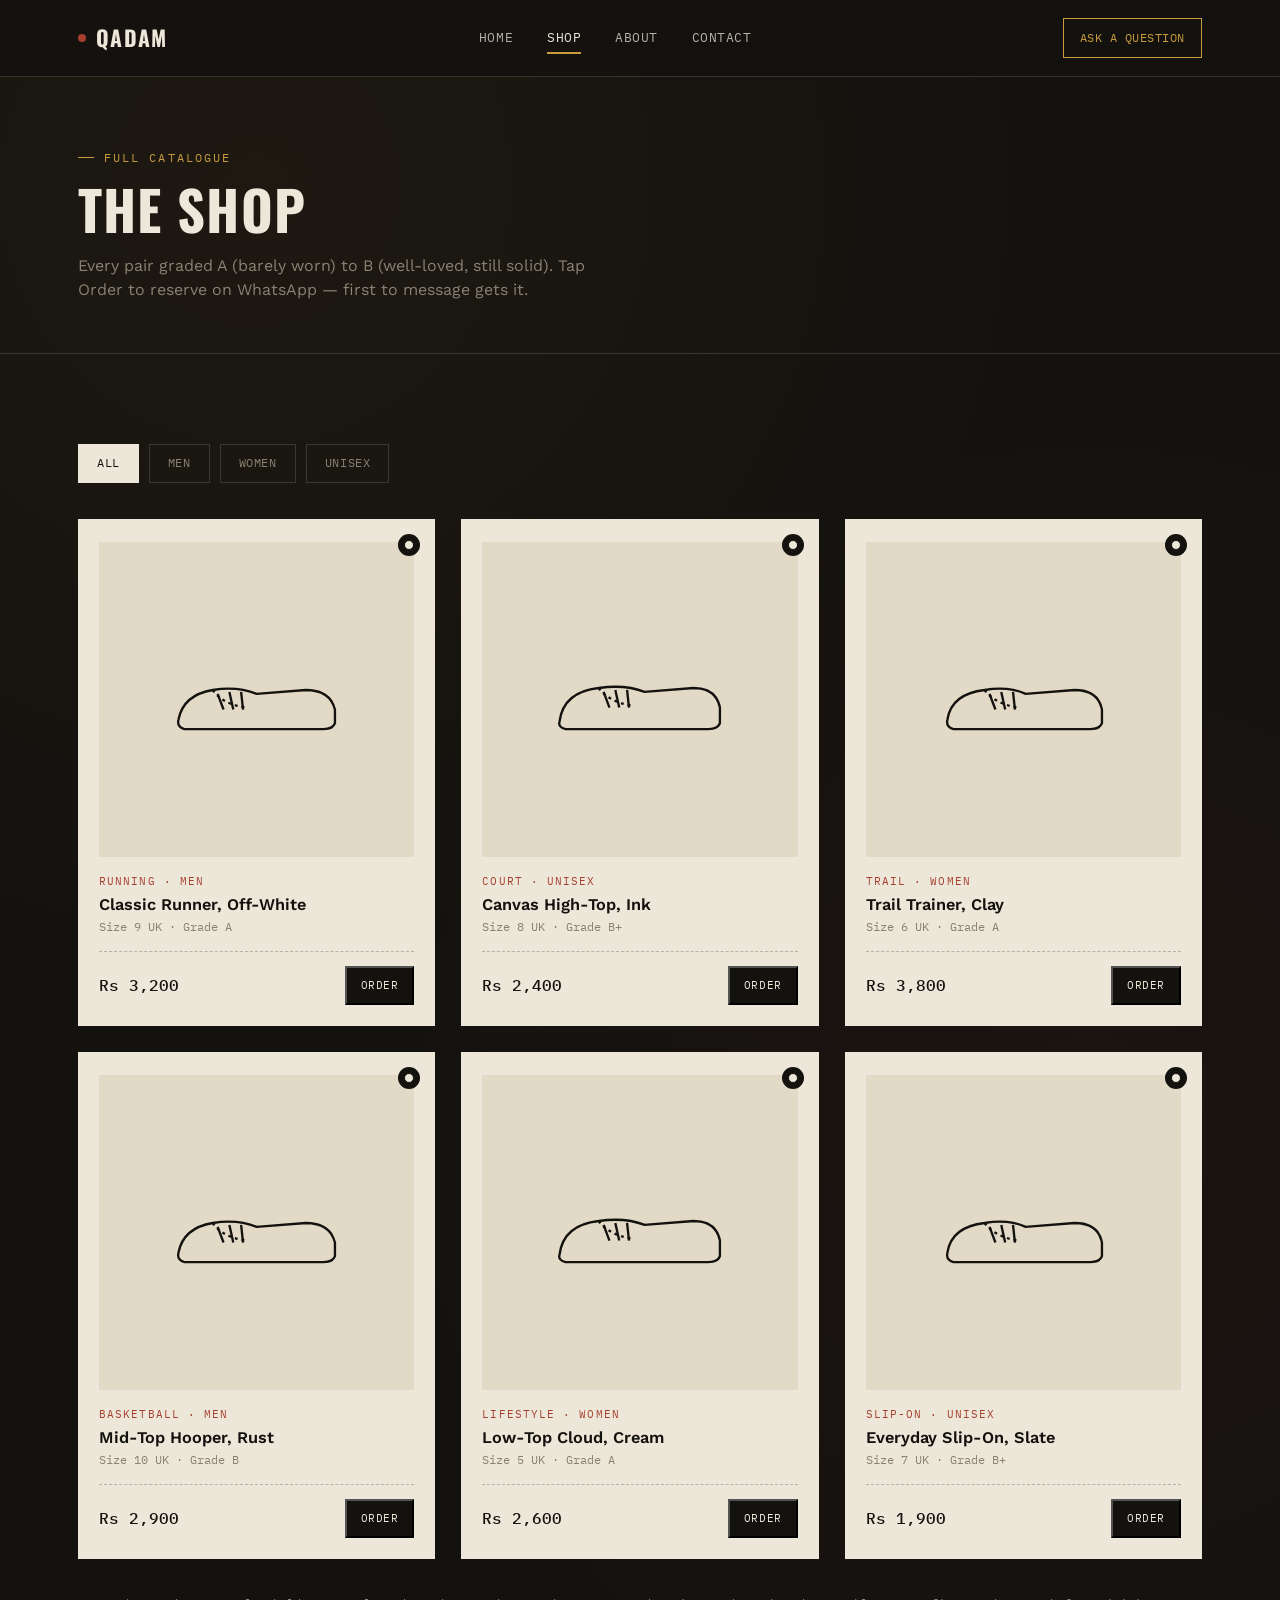
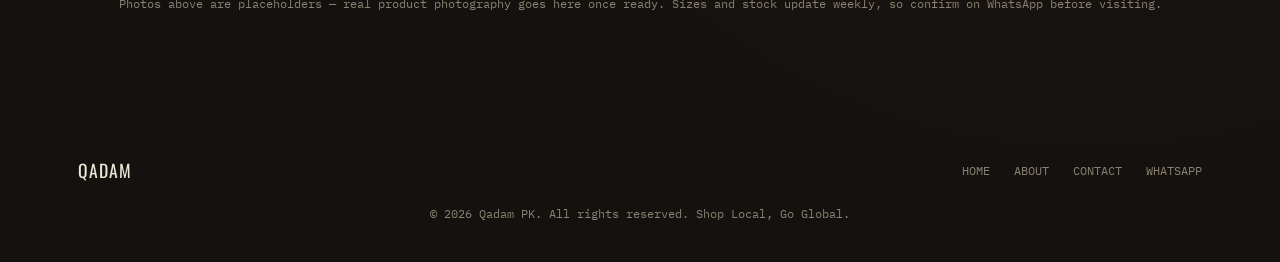
<file: shop-1.html>
<!DOCTYPE html>
<html lang="en">
<head>
<meta charset="UTF-8">
<meta name="viewport" content="width=device-width, initial-scale=1.0">
<title>Shop — QADAM</title>
<meta name="description" content="Browse Qadam's pre-loved sneaker catalogue. Every pair inspected and graded. Order directly on WhatsApp.">
<link rel="stylesheet" href="styles.css">
</head>
<body>

<nav class="site-nav">
  <div class="wrap">
    <a href="index.html" class="logo"><span class="dot"></span>QADAM</a>
    <ul class="nav-links">
      <li><a href="index.html">Home</a></li>
      <li><a href="shop.html" class="active">Shop</a></li>
      <li><a href="about.html">About</a></li>
      <li><a href="contact.html">Contact</a></li>
    </ul>
    <a href="#" class="nav-cta" data-whatsapp>Ask a Question</a>
    <button class="nav-toggle" aria-label="Toggle menu"><span></span><span></span><span></span></button>
  </div>
</nav>

<header class="page-hero">
  <div class="wrap">
    <span class="eyebrow">Full catalogue</span>
    <h1>The Shop</h1>
    <p>Every pair graded A (barely worn) to B (well-loved, still solid). Tap Order to reserve on WhatsApp — first to message gets it.</p>
  </div>
</header>

<section class="shop-section" style="padding-top:50px;">
  <div class="wrap">
    <div class="filter-tabs">
      <button class="active" data-filter="all">All</button>
      <button data-filter="men">Men</button>
      <button data-filter="women">Women</button>
      <button data-filter="unisex">Unisex</button>
    </div>

    <div class="product-grid reveal-stagger">

      <div class="card reveal-item" data-cat="men">
        <div class="tag-hole"></div>
        <div class="card-media">
          <svg viewBox="0 0 200 100" fill="none" stroke="#14120F" stroke-width="2.4">
            <path d="M20 70 Q25 45 55 40 Q80 36 100 44 L150 40 Q175 40 180 60 L180 74 Q178 80 168 80 L26 80 Q18 78 20 70 Z"/>
            <path d="M55 40 Q65 55 90 58" stroke-dasharray="3 4"/>
            <line x1="60" y1="44" x2="66" y2="60"/><line x1="72" y1="42" x2="76" y2="60"/><line x1="84" y1="42" x2="86" y2="60"/>
          </svg>
        </div>
        <span class="cat">Running · Men</span>
        <h3>Classic Runner, Off-White</h3>
        <div class="meta">Size 9 UK · Grade A</div>
        <div class="price-row">
          <span class="price">Rs 3,200</span>
          <button class="order-btn" data-order="Classic Runner, Off-White (Size 9 UK)" data-price="Rs 3,200">Order</button>
        </div>
      </div>

      <div class="card reveal-item" data-cat="unisex">
        <div class="tag-hole"></div>
        <div class="card-media">
          <svg viewBox="0 0 200 100" fill="none" stroke="#14120F" stroke-width="2.4">
            <path d="M18 72 Q22 42 58 38 Q85 34 105 42 L155 38 Q178 38 182 58 L182 74 Q180 80 170 80 L24 80 Q16 78 18 72 Z"/>
            <path d="M58 38 Q68 52 92 56" stroke-dasharray="3 4"/>
            <line x1="63" y1="42" x2="69" y2="58"/><line x1="75" y1="40" x2="79" y2="58"/><line x1="87" y1="40" x2="89" y2="58"/>
          </svg>
        </div>
        <span class="cat">Court · Unisex</span>
        <h3>Canvas High-Top, Ink</h3>
        <div class="meta">Size 8 UK · Grade B+</div>
        <div class="price-row">
          <span class="price">Rs 2,400</span>
          <button class="order-btn" data-order="Canvas High-Top, Ink (Size 8 UK)" data-price="Rs 2,400">Order</button>
        </div>
      </div>

      <div class="card reveal-item" data-cat="women">
        <div class="tag-hole"></div>
        <div class="card-media">
          <svg viewBox="0 0 200 100" fill="none" stroke="#14120F" stroke-width="2.4">
            <path d="M22 70 Q26 44 60 40 Q84 36 102 44 L152 40 Q176 40 180 60 L180 74 Q178 80 168 80 L28 80 Q20 78 22 70 Z"/>
            <path d="M60 40 Q70 54 94 58" stroke-dasharray="3 4"/>
            <line x1="65" y1="44" x2="71" y2="60"/><line x1="77" y1="42" x2="81" y2="60"/><line x1="89" y1="42" x2="91" y2="60"/>
          </svg>
        </div>
        <span class="cat">Trail · Women</span>
        <h3>Trail Trainer, Clay</h3>
        <div class="meta">Size 6 UK · Grade A</div>
        <div class="price-row">
          <span class="price">Rs 3,800</span>
          <button class="order-btn" data-order="Trail Trainer, Clay (Size 6 UK)" data-price="Rs 3,800">Order</button>
        </div>
      </div>

      <div class="card reveal-item" data-cat="men">
        <div class="tag-hole"></div>
        <div class="card-media">
          <svg viewBox="0 0 200 100" fill="none" stroke="#14120F" stroke-width="2.4">
            <path d="M20 70 Q25 45 55 40 Q80 36 100 44 L150 40 Q175 40 180 60 L180 74 Q178 80 168 80 L26 80 Q18 78 20 70 Z"/>
            <path d="M55 40 Q65 55 90 58" stroke-dasharray="3 4"/>
            <line x1="60" y1="44" x2="66" y2="60"/><line x1="72" y1="42" x2="76" y2="60"/><line x1="84" y1="42" x2="86" y2="60"/>
          </svg>
        </div>
        <span class="cat">Basketball · Men</span>
        <h3>Mid-Top Hooper, Rust</h3>
        <div class="meta">Size 10 UK · Grade B</div>
        <div class="price-row">
          <span class="price">Rs 2,900</span>
          <button class="order-btn" data-order="Mid-Top Hooper, Rust (Size 10 UK)" data-price="Rs 2,900">Order</button>
        </div>
      </div>

      <div class="card reveal-item" data-cat="women">
        <div class="tag-hole"></div>
        <div class="card-media">
          <svg viewBox="0 0 200 100" fill="none" stroke="#14120F" stroke-width="2.4">
            <path d="M18 72 Q22 42 58 38 Q85 34 105 42 L155 38 Q178 38 182 58 L182 74 Q180 80 170 80 L24 80 Q16 78 18 72 Z"/>
            <path d="M58 38 Q68 52 92 56" stroke-dasharray="3 4"/>
            <line x1="63" y1="42" x2="69" y2="58"/><line x1="75" y1="40" x2="79" y2="58"/><line x1="87" y1="40" x2="89" y2="58"/>
          </svg>
        </div>
        <span class="cat">Lifestyle · Women</span>
        <h3>Low-Top Cloud, Cream</h3>
        <div class="meta">Size 5 UK · Grade A</div>
        <div class="price-row">
          <span class="price">Rs 2,600</span>
          <button class="order-btn" data-order="Low-Top Cloud, Cream (Size 5 UK)" data-price="Rs 2,600">Order</button>
        </div>
      </div>

      <div class="card reveal-item" data-cat="unisex">
        <div class="tag-hole"></div>
        <div class="card-media">
          <svg viewBox="0 0 200 100" fill="none" stroke="#14120F" stroke-width="2.4">
            <path d="M22 70 Q26 44 60 40 Q84 36 102 44 L152 40 Q176 40 180 60 L180 74 Q178 80 168 80 L28 80 Q20 78 22 70 Z"/>
            <path d="M60 40 Q70 54 94 58" stroke-dasharray="3 4"/>
            <line x1="65" y1="44" x2="71" y2="60"/><line x1="77" y1="42" x2="81" y2="60"/><line x1="89" y1="42" x2="91" y2="60"/>
          </svg>
        </div>
        <span class="cat">Slip-On · Unisex</span>
        <h3>Everyday Slip-On, Slate</h3>
        <div class="meta">Size 7 UK · Grade B+</div>
        <div class="price-row">
          <span class="price">Rs 1,900</span>
          <button class="order-btn" data-order="Everyday Slip-On, Slate (Size 7 UK)" data-price="Rs 1,900">Order</button>
        </div>
      </div>

    </div>

    <p class="form-note" style="margin-top:36px; text-align:center;">Photos above are placeholders — real product photography goes here once ready. Sizes and stock update weekly, so confirm on WhatsApp before visiting.</p>
  </div>
</section>

<footer>
  <div class="wrap">
    <div class="foot-brand">QADAM</div>
    <ul class="foot-links">
      <li><a href="index.html">Home</a></li>
      <li><a href="about.html">About</a></li>
      <li><a href="contact.html">Contact</a></li>
      <li><a href="#" data-whatsapp>WhatsApp</a></li>
    </ul>
  </div>
  <p class="foot-copy">© 2026 Qadam PK. All rights reserved. Shop Local, Go Global.</p>
</footer>

<script src="script.js"></script>
</body>
</html>
</file>
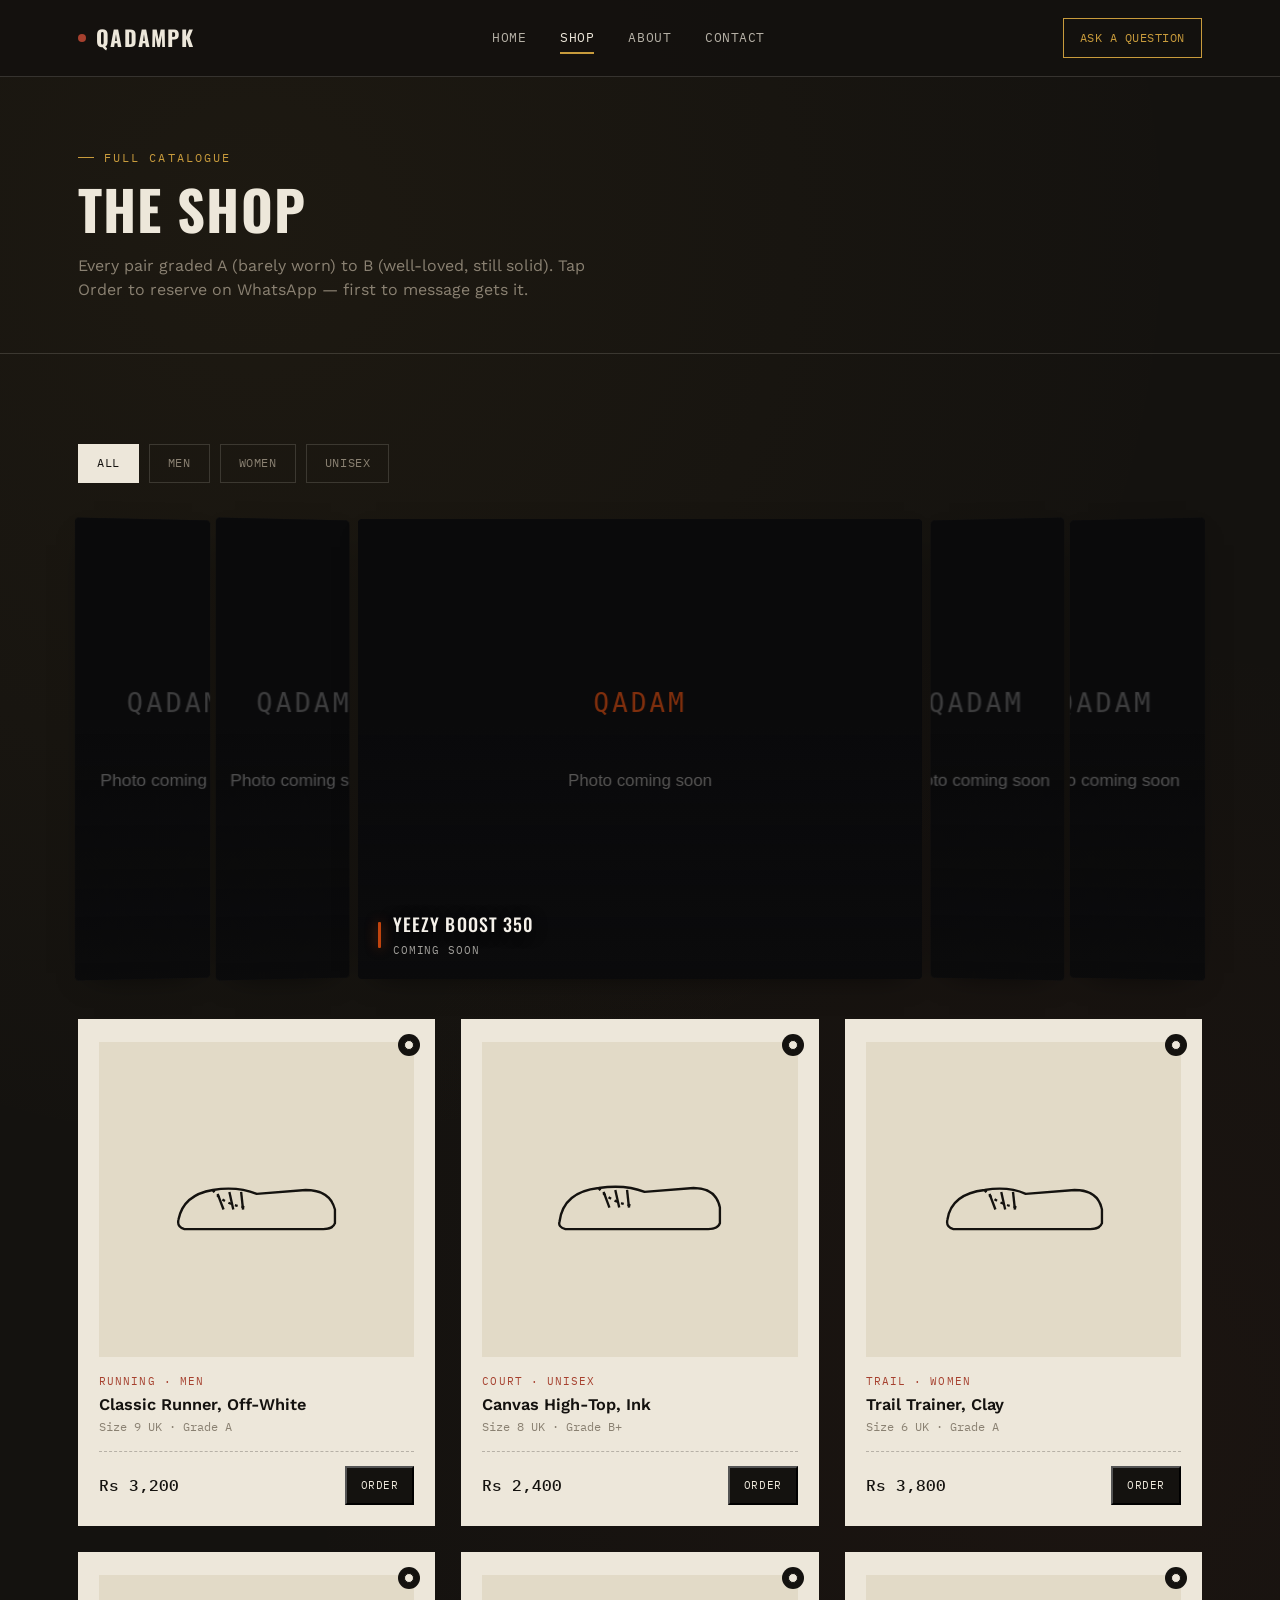
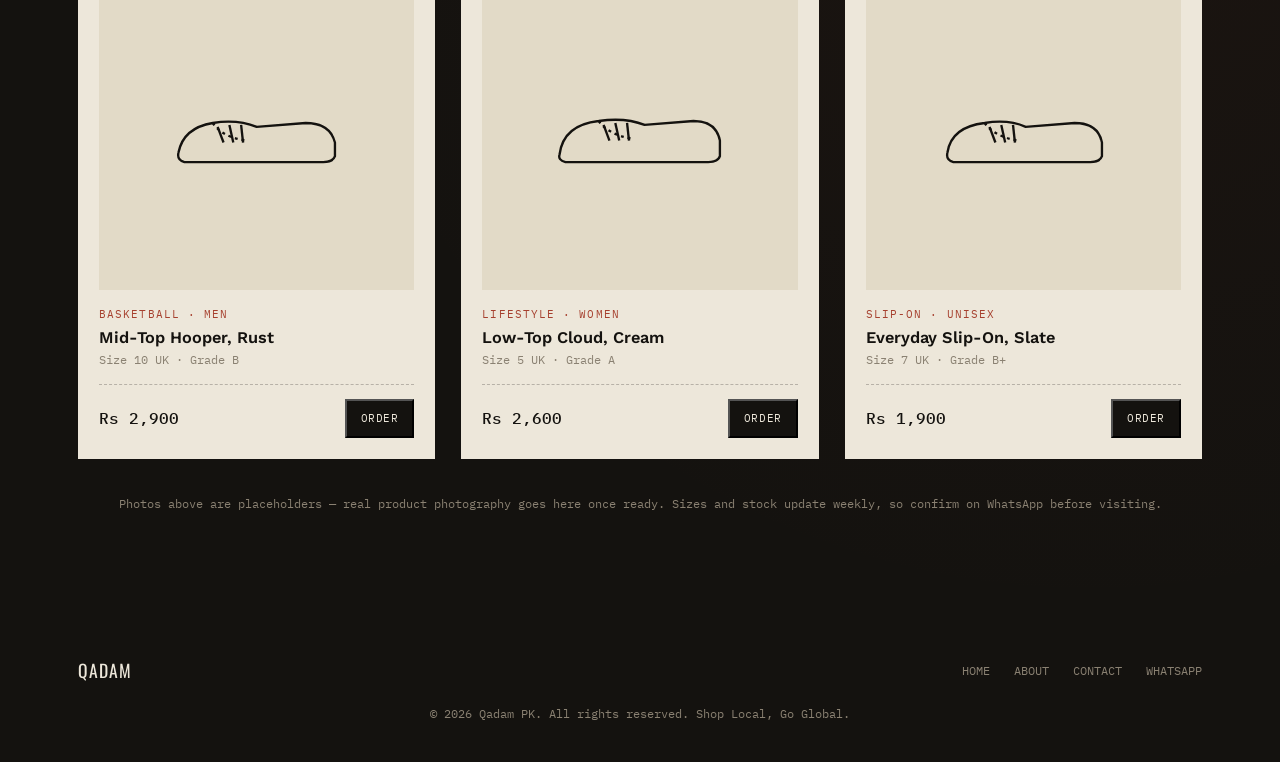
<file: shop.html>
<!DOCTYPE html>
<html lang="en">
<head>
<meta charset="UTF-8">
<meta name="viewport" content="width=device-width, initial-scale=1.0">
<title>Shop — QADAM</title>
<meta name="description" content="Browse Qadam's pre-loved sneaker catalogue. Every pair inspected and graded. Order directly on WhatsApp.">
<link rel="stylesheet" href="styles.css">
<link rel="stylesheet" href="accordion-gallery.css">
</head>
<body>

<nav class="site-nav">
  <div class="wrap">
    <a href="index.html" class="logo"><span class="dot"></span>QADAMPK</a>
    <ul class="nav-links">
      <li><a href="index.html">Home</a></li>
      <li><a href="shop.html" class="active">Shop</a></li>
      <li><a href="about.html">About</a></li>
      <li><a href="contact.html">Contact</a></li>
    </ul>
    <a href="#" class="nav-cta" data-whatsapp>Ask a Question</a>
    <button class="nav-toggle" aria-label="Toggle menu"><span></span><span></span><span></span></button>
  </div>
</nav>

<header class="page-hero">
  <div class="wrap">
    <span class="eyebrow">Full catalogue</span>
    <h1>The Shop</h1>
    <p>Every pair graded A (barely worn) to B (well-loved, still solid). Tap Order to reserve on WhatsApp — first to message gets it.</p>
  </div>
</header>

<section class="shop-section" style="padding-top:50px;">
  <div class="wrap">
    <div class="filter-tabs">
      <button class="active" data-filter="all">All</button>
      <button data-filter="men">Men</button>
      <button data-filter="women">Women</button>
      <button data-filter="unisex">Unisex</button>
    </div>
<div id="qadamGallery" style="margin-bottom: 40px;"></div>
    <div class="product-grid reveal-stagger">

      <div class="card reveal-item" data-cat="men">
        <div class="tag-hole"></div>
        <div class="card-media">
          <svg viewBox="0 0 200 100" fill="none" stroke="#14120F" stroke-width="2.4">
            <path d="M20 70 Q25 45 55 40 Q80 36 100 44 L150 40 Q175 40 180 60 L180 74 Q178 80 168 80 L26 80 Q18 78 20 70 Z"/>
            <path d="M55 40 Q65 55 90 58" stroke-dasharray="3 4"/>
            <line x1="60" y1="44" x2="66" y2="60"/><line x1="72" y1="42" x2="76" y2="60"/><line x1="84" y1="42" x2="86" y2="60"/>
          </svg>
        </div>
        <span class="cat">Running · Men</span>
        <h3>Classic Runner, Off-White</h3>
        <div class="meta">Size 9 UK · Grade A</div>
        <div class="price-row">
          <span class="price">Rs 3,200</span>
          <button class="order-btn" data-order="Classic Runner, Off-White (Size 9 UK)" data-price="Rs 3,200">Order</button>
        </div>
      </div>

      <div class="card reveal-item" data-cat="unisex">
        <div class="tag-hole"></div>
        <div class="card-media">
          <svg viewBox="0 0 200 100" fill="none" stroke="#14120F" stroke-width="2.4">
            <path d="M18 72 Q22 42 58 38 Q85 34 105 42 L155 38 Q178 38 182 58 L182 74 Q180 80 170 80 L24 80 Q16 78 18 72 Z"/>
            <path d="M58 38 Q68 52 92 56" stroke-dasharray="3 4"/>
            <line x1="63" y1="42" x2="69" y2="58"/><line x1="75" y1="40" x2="79" y2="58"/><line x1="87" y1="40" x2="89" y2="58"/>
          </svg>
        </div>
        <span class="cat">Court · Unisex</span>
        <h3>Canvas High-Top, Ink</h3>
        <div class="meta">Size 8 UK · Grade B+</div>
        <div class="price-row">
          <span class="price">Rs 2,400</span>
          <button class="order-btn" data-order="Canvas High-Top, Ink (Size 8 UK)" data-price="Rs 2,400">Order</button>
        </div>
      </div>

      <div class="card reveal-item" data-cat="women">
        <div class="tag-hole"></div>
        <div class="card-media">
          <svg viewBox="0 0 200 100" fill="none" stroke="#14120F" stroke-width="2.4">
            <path d="M22 70 Q26 44 60 40 Q84 36 102 44 L152 40 Q176 40 180 60 L180 74 Q178 80 168 80 L28 80 Q20 78 22 70 Z"/>
            <path d="M60 40 Q70 54 94 58" stroke-dasharray="3 4"/>
            <line x1="65" y1="44" x2="71" y2="60"/><line x1="77" y1="42" x2="81" y2="60"/><line x1="89" y1="42" x2="91" y2="60"/>
          </svg>
        </div>
        <span class="cat">Trail · Women</span>
        <h3>Trail Trainer, Clay</h3>
        <div class="meta">Size 6 UK · Grade A</div>
        <div class="price-row">
          <span class="price">Rs 3,800</span>
          <button class="order-btn" data-order="Trail Trainer, Clay (Size 6 UK)" data-price="Rs 3,800">Order</button>
        </div>
      </div>

      <div class="card reveal-item" data-cat="men">
        <div class="tag-hole"></div>
        <div class="card-media">
          <svg viewBox="0 0 200 100" fill="none" stroke="#14120F" stroke-width="2.4">
            <path d="M20 70 Q25 45 55 40 Q80 36 100 44 L150 40 Q175 40 180 60 L180 74 Q178 80 168 80 L26 80 Q18 78 20 70 Z"/>
            <path d="M55 40 Q65 55 90 58" stroke-dasharray="3 4"/>
            <line x1="60" y1="44" x2="66" y2="60"/><line x1="72" y1="42" x2="76" y2="60"/><line x1="84" y1="42" x2="86" y2="60"/>
          </svg>
        </div>
        <span class="cat">Basketball · Men</span>
        <h3>Mid-Top Hooper, Rust</h3>
        <div class="meta">Size 10 UK · Grade B</div>
        <div class="price-row">
          <span class="price">Rs 2,900</span>
          <button class="order-btn" data-order="Mid-Top Hooper, Rust (Size 10 UK)" data-price="Rs 2,900">Order</button>
        </div>
      </div>

      <div class="card reveal-item" data-cat="women">
        <div class="tag-hole"></div>
        <div class="card-media">
          <svg viewBox="0 0 200 100" fill="none" stroke="#14120F" stroke-width="2.4">
            <path d="M18 72 Q22 42 58 38 Q85 34 105 42 L155 38 Q178 38 182 58 L182 74 Q180 80 170 80 L24 80 Q16 78 18 72 Z"/>
            <path d="M58 38 Q68 52 92 56" stroke-dasharray="3 4"/>
            <line x1="63" y1="42" x2="69" y2="58"/><line x1="75" y1="40" x2="79" y2="58"/><line x1="87" y1="40" x2="89" y2="58"/>
          </svg>
        </div>
        <span class="cat">Lifestyle · Women</span>
        <h3>Low-Top Cloud, Cream</h3>
        <div class="meta">Size 5 UK · Grade A</div>
        <div class="price-row">
          <span class="price">Rs 2,600</span>
          <button class="order-btn" data-order="Low-Top Cloud, Cream (Size 5 UK)" data-price="Rs 2,600">Order</button>
        </div>
      </div>

      <div class="card reveal-item" data-cat="unisex">
        <div class="tag-hole"></div>
        <div class="card-media">
          <svg viewBox="0 0 200 100" fill="none" stroke="#14120F" stroke-width="2.4">
            <path d="M22 70 Q26 44 60 40 Q84 36 102 44 L152 40 Q176 40 180 60 L180 74 Q178 80 168 80 L28 80 Q20 78 22 70 Z"/>
            <path d="M60 40 Q70 54 94 58" stroke-dasharray="3 4"/>
            <line x1="65" y1="44" x2="71" y2="60"/><line x1="77" y1="42" x2="81" y2="60"/><line x1="89" y1="42" x2="91" y2="60"/>
          </svg>
        </div>
        <span class="cat">Slip-On · Unisex</span>
        <h3>Everyday Slip-On, Slate</h3>
        <div class="meta">Size 7 UK · Grade B+</div>
        <div class="price-row">
          <span class="price">Rs 1,900</span>
          <button class="order-btn" data-order="Everyday Slip-On, Slate (Size 7 UK)" data-price="Rs 1,900">Order</button>
        </div>
      </div>

    </div>

    <p class="form-note" style="margin-top:36px; text-align:center;">Photos above are placeholders — real product photography goes here once ready. Sizes and stock update weekly, so confirm on WhatsApp before visiting.</p>
  </div>
</section>

<footer>
  <div class="wrap">
    <div class="foot-brand">QADAM</div>
    <ul class="foot-links">
      <li><a href="index.html">Home</a></li>
      <li><a href="about.html">About</a></li>
      <li><a href="contact.html">Contact</a></li>
      <li><a href="#" data-whatsapp>WhatsApp</a></li>
    </ul>
  </div>
  <p class="foot-copy">© 2026 Qadam PK. All rights reserved. Shop Local, Go Global.</p>
</footer>

<script src="script.js"></script>
<script src="https://cdn.jsdelivr.net/npm/gsap@3.12.5/dist/gsap.min.js"></script>
<script src="accordion-gallery.js"></script>
<script>
  // PLACEHOLDER DATA — swap image + tag when you have real photos/prices.
  function placeholderImg(label) {
    const svg = `
      <svg xmlns="http://www.w3.org/2000/svg" width="900" height="1200">
        <rect width="900" height="1200" fill="#0b0b0c"/>
        <text x="50%" y="46%" fill="#c1440e" font-family="monospace"
              font-size="34" text-anchor="middle" letter-spacing="4">QADAM</text>
        <text x="50%" y="54%" fill="#f5f1ea" font-family="sans-serif"
              font-size="22" text-anchor="middle" opacity="0.6">${label}</text>
      </svg>`;
    return 'data:image/svg+xml;base64,' + btoa(svg);
  }

  const qadamItems = [
    {
      image: placeholderImg('Photo coming soon'),
      label: 'Air Jordan 1 High',
      tag: 'Coming Soon',
      alt: 'Air Jordan 1 High — photo coming soon',
      link: 'https://wa.me/923402528708?text=Interested%20in%20Air%20Jordan%201%20High'
    },
    {
      image: placeholderImg('Photo coming soon'),
      label: 'Nike Dunk Low',
      tag: 'Coming Soon',
      alt: 'Nike Dunk Low — photo coming soon',
      link: 'https://wa.me/923402528708?text=Interested%20in%20Nike%20Dunk%20Low'
    },
    {
      image: placeholderImg('Photo coming soon'),
      label: 'Yeezy Boost 350',
      tag: 'Coming Soon',
      alt: 'Yeezy Boost 350 — photo coming soon',
      link: 'https://wa.me/923402528708?text=Interested%20in%20Yeezy%20Boost%20350'
    },
    {
      image: placeholderImg('Photo coming soon'),
      label: 'Nike Air Force 1',
      tag: 'Coming Soon',
      alt: 'Nike Air Force 1 — photo coming soon',
      link: 'https://wa.me/923402528708?text=Interested%20in%20Nike%20Air%20Force%201'
    },
    {
      image: placeholderImg('Photo coming soon'),
      label: 'New Balance 550',
      tag: 'Coming Soon',
      alt: 'New Balance 550 — photo coming soon',
      link: 'https://wa.me/923402528708?text=Interested%20in%20New%20Balance%20550'
    }
  ];

  new AccordionGallery(document.getElementById('qadamGallery'), qadamItems, {
    defaultIndex: 2,
    accentColor: '#c1440e',
    overlayColor: '#0b0b0c',
    textColor: '#f5f1ea',
    expandRatio: 0.52,
    trigger: 'hover',
    height: 460,
    radius: 4
  });
</script>
</body>
</html>
</file>
<file: styles.css>
/* ============================================================
   QADAM — "Step Different"
   Design language: authentication stamps + shoebox shipping tags.
   Every pre-loved pair gets inspected, tagged, and stamped before
   it ships — the site borrows that vocabulary directly.
   ============================================================ */

@import url('https://fonts.googleapis.com/css2?family=Oswald:wght@500;600;700&family=Work+Sans:wght@400;500;600&family=IBM+Plex+Mono:wght@400;500&display=swap');

:root{
  --ink:      #14120F;
  --ink-2:    #1D1A15;
  --paper:    #EDE7DA;
  --paper-2:  #E2DAC7;
  --ochre:    #C89B3C;
  --rust:     #A6402E;
  --slate:    #8A8172;
  --line:     rgba(237,231,218,0.16);

  --display: 'Oswald', sans-serif;
  --body:    'Work Sans', sans-serif;
  --mono:    'IBM Plex Mono', monospace;
}

*{ box-sizing:border-box; margin:0; padding:0; }

html{ scroll-behavior:smooth; }

body{
  background:var(--ink);
  color:var(--paper);
  font-family:var(--body);
  line-height:1.55;
  -webkit-font-smoothing:antialiased;
  background-image:
    radial-gradient(circle at 20% 10%, rgba(200,155,60,0.05), transparent 40%),
    radial-gradient(circle at 85% 60%, rgba(166,64,46,0.05), transparent 45%);
}

@media (prefers-reduced-motion: reduce){
  html{ scroll-behavior:auto; }
  *{ animation-duration:0.001ms !important; transition-duration:0.001ms !important; }
}

/* ============================================================
   MOTION LAYER — stamp-impact + scroll reveals
   ============================================================ */

/* Page fade-in on load */
body{ opacity:0; animation:page-in 0.6s ease forwards; }
@keyframes page-in{ to{ opacity:1; } }

/* Scroll-reveal: elements fade + rise into place */
.reveal{
  opacity:0; transform:translateY(28px);
  transition:opacity 0.7s cubic-bezier(.16,.84,.44,1), transform 0.7s cubic-bezier(.16,.84,.44,1);
}
.reveal.in-view{ opacity:1; transform:translateY(0); }
.reveal-stagger.in-view .reveal-item{ opacity:1; transform:translateY(0); }
.reveal-item{
  opacity:0; transform:translateY(24px);
  transition:opacity 0.6s cubic-bezier(.16,.84,.44,1), transform 0.6s cubic-bezier(.16,.84,.44,1);
}
.reveal-item:nth-child(1){ transition-delay:0s; }
.reveal-item:nth-child(2){ transition-delay:0.08s; }
.reveal-item:nth-child(3){ transition-delay:0.16s; }
.reveal-item:nth-child(4){ transition-delay:0.24s; }
.reveal-item:nth-child(5){ transition-delay:0.32s; }
.reveal-item:nth-child(6){ transition-delay:0.4s; }

/* Hero stamp — impact animation: slams down like a rubber stamp, then settles */
.stamp{
  animation:stamp-impact 0.7s cubic-bezier(.2,.9,.3,1.3) 0.15s both;
}
@keyframes stamp-impact{
  0%{   opacity:0; transform:rotate(-9deg) scale(2.4); }
  55%{  opacity:1; transform:rotate(-9deg) scale(0.94); }
  75%{  transform:rotate(-9deg) scale(1.04); }
  100%{ transform:rotate(-9deg) scale(1); }
}

/* Eyebrow underline draws in */
.eyebrow::before{
  animation:eyebrow-draw 0.5s ease-out 0.3s both;
  transform-origin:left;
}
@keyframes eyebrow-draw{
  from{ transform:scaleX(0); }
  to{ transform:scaleX(1); }
}

@media (prefers-reduced-motion: reduce){
  body{ opacity:1; animation:none; }
  .reveal, .reveal-item{ opacity:1; transform:none; transition:none; }
  .stamp{ animation:none; }
  .eyebrow::before{ animation:none; }
}

a{ color:inherit; text-decoration:none; }
img,svg{ display:block; max-width:100%; }
ul{ list-style:none; }
button{ font:inherit; cursor:pointer; }

.wrap{ max-width:1180px; margin:0 auto; padding:0 28px; }

h1,h2,h3{
  font-family:var(--display);
  text-transform:uppercase;
  letter-spacing:0.02em;
  font-weight:700;
  line-height:1.05;
}

.eyebrow{
  font-family:var(--mono);
  font-size:0.72rem;
  letter-spacing:0.18em;
  text-transform:uppercase;
  color:var(--ochre);
  display:inline-flex;
  align-items:center;
  gap:10px;
}
.eyebrow::before{
  content:'';
  width:16px; height:1px;
  background:var(--ochre);
}

/* ---------- Nav ---------- */
.site-nav{
  position:sticky; top:0; z-index:50;
  background:rgba(20,18,15,0.92);
  backdrop-filter:blur(6px);
  border-bottom:1px solid var(--line);
}
.site-nav .wrap{
  display:flex; align-items:center; justify-content:space-between;
  height:76px;
}
.logo{
  font-family:var(--display);
  font-size:1.35rem;
  font-weight:700;
  letter-spacing:0.06em;
  display:flex; align-items:center; gap:10px;
}
.logo .dot{
  width:8px; height:8px; border-radius:50%;
  background:var(--rust);
}
.nav-links{
  display:flex; gap:34px;
  font-family:var(--mono);
  font-size:0.82rem;
  letter-spacing:0.04em;
  text-transform:uppercase;
}
.nav-links a{
  position:relative; padding:4px 0;
  color:var(--paper); opacity:0.75;
  transition:opacity 0.2s;
}
.nav-links a:hover, .nav-links a.active{ opacity:1; }
.nav-links a.active::after{
  content:''; position:absolute; left:0; right:0; bottom:-4px;
  height:2px; background:var(--ochre);
}
.nav-cta{
  font-family:var(--mono); font-size:0.78rem; letter-spacing:0.04em;
  border:1px solid var(--ochre); color:var(--ochre);
  padding:9px 16px; text-transform:uppercase;
  transition:background 0.2s, color 0.2s;
}
.nav-cta:hover{ background:var(--ochre); color:var(--ink); }
.nav-toggle{
  display:none; background:none; border:none; color:var(--paper);
  flex-direction:column; gap:5px; width:28px;
}
.nav-toggle span{ height:2px; background:var(--paper); width:100%; }

@media (max-width:820px){
  .nav-links{
    position:absolute; top:76px; left:0; right:0;
    background:var(--ink); flex-direction:column; gap:0;
    border-bottom:1px solid var(--line);
    max-height:0; overflow:hidden; transition:max-height 0.25s ease;
  }
  .nav-links.open{ max-height:320px; }
  .nav-links a{ padding:16px 28px; width:100%; opacity:1; }
  .nav-links a.active::after{ display:none; }
  .nav-links a.active{ color:var(--ochre); }
  .nav-cta{ display:none; }
  .nav-toggle{ display:flex; }
}

/* ---------- Stamp badge ---------- */
.stamp{
  width:150px; height:150px; border-radius:50%;
  border:2px solid var(--ochre);
  display:flex; align-items:center; justify-content:center;
  text-align:center;
  transform:rotate(-9deg);
  position:relative;
  flex-shrink:0;
}
.stamp::before{
  content:''; position:absolute; inset:8px;
  border:1px dashed var(--ochre); border-radius:50%;
  opacity:0.6;
}
.stamp span{
  font-family:var(--mono); font-size:0.62rem;
  letter-spacing:0.12em; text-transform:uppercase;
  color:var(--ochre); line-height:1.5;
}

/* ---------- Hero ---------- */
.hero{
  padding:76px 0 90px;
  border-bottom:1px solid var(--line);
}
.hero .wrap{
  display:flex; align-items:center; justify-content:space-between; gap:50px;
}
.hero-copy{ max-width:640px; }
.hero h1{
  font-size:clamp(2.6rem, 6vw, 4.6rem);
  margin:18px 0 22px;
}
.hero h1 .accent{ color:var(--rust); }
.hero p{
  font-size:1.05rem; color:var(--slate); max-width:480px; margin-bottom:32px;
}
.btn-row{ display:flex; gap:16px; flex-wrap:wrap; }

.btn{
  display:inline-flex; align-items:center; gap:8px;
  font-family:var(--mono); font-size:0.82rem; letter-spacing:0.04em;
  text-transform:uppercase; padding:14px 24px;
  border:1px solid var(--paper); transition:all 0.2s;
}
.btn:active{ transform:scale(0.96); }
.btn-primary{ background:var(--ochre); border-color:var(--ochre); color:var(--ink); }
.btn-primary:hover{ background:transparent; color:var(--ochre); }
.btn-ghost{ color:var(--paper); }
.btn-ghost:hover{ border-color:var(--ochre); color:var(--ochre); }

.order-btn:active{ transform:scale(0.94); }

@media (max-width:900px){
  .hero .wrap{ flex-direction:column; text-align:center; }
  .hero-copy{ max-width:100%; }
  .hero p{ margin-left:auto; margin-right:auto; }
  .btn-row{ justify-content:center; }
}

/* ---------- Stitched divider ---------- */
.stitch{
  height:1px;
  background-image:repeating-linear-gradient(90deg, var(--slate) 0 8px, transparent 8px 16px);
  opacity:0.4;
}

/* ---------- Process (numbered — real sequence) ---------- */
.process{ padding:88px 0; border-bottom:1px solid var(--line); }
.process-grid{
  display:grid; grid-template-columns:repeat(4,1fr); gap:2px;
  margin-top:44px; background:var(--line);
}
.process-step{
  background:var(--ink); padding:32px 26px;
  transition:background 0.3s;
}
.process-step:hover{ background:var(--ink-2); }
.process-step .num{
  font-family:var(--mono); color:var(--rust); font-size:0.85rem; margin-bottom:14px; display:block;
  transition:transform 0.3s, color 0.3s;
}
.process-step:hover .num{ color:var(--ochre); transform:translateX(4px); }
.process-step h3{ font-size:1.05rem; margin-bottom:10px; }
.process-step p{ color:var(--slate); font-size:0.92rem; }
@media (max-width:900px){ .process-grid{ grid-template-columns:1fr 1fr; } }
@media (max-width:560px){ .process-grid{ grid-template-columns:1fr; } }

/* ---------- Section headers ---------- */
.section-head{
  display:flex; justify-content:space-between; align-items:flex-end;
  gap:24px; flex-wrap:wrap;
}
.section-head h2{ font-size:clamp(1.8rem,3.5vw,2.6rem); margin-top:14px; }
.section-head p{ color:var(--slate); max-width:360px; font-size:0.94rem; }

/* ---------- Product grid / shoebox labels ---------- */
.shop-section{ padding:88px 0; }
.filter-tabs{
  display:flex; gap:10px; margin:40px 0 36px; flex-wrap:wrap;
}
.filter-tabs button{
  font-family:var(--mono); font-size:0.76rem; text-transform:uppercase;
  letter-spacing:0.05em; padding:9px 18px;
  border:1px solid var(--line); background:transparent; color:var(--slate);
  transition:all 0.2s;
}
.filter-tabs button:hover{ color:var(--paper); border-color:var(--slate); }
.filter-tabs button.active{ color:var(--ink); background:var(--paper); border-color:var(--paper); }
.product-grid .card{ transition:transform 0.35s cubic-bezier(.16,.84,.44,1), box-shadow 0.35s, opacity 0.3s; }

.product-grid{
  display:grid; grid-template-columns:repeat(3,1fr); gap:26px;
}
@media (max-width:900px){ .product-grid{ grid-template-columns:repeat(2,1fr); } }
@media (max-width:600px){ .product-grid{ grid-template-columns:1fr; } }

.card{
  background:var(--paper); color:var(--ink);
  position:relative; padding:22px 20px 20px;
  border:1px solid transparent;
  transition:transform 0.35s cubic-bezier(.16,.84,.44,1), box-shadow 0.35s;
}
.card:hover{
  transform:translateY(-6px);
  box-shadow:0 18px 30px -14px rgba(0,0,0,0.45);
}
.card::before{
  content:''; position:absolute; top:14px; right:14px;
  width:22px; height:22px; border-radius:50%;
  background:var(--ink);
}
.card .tag-hole{
  position:absolute; top:20px; right:20px;
  width:10px; height:10px; border-radius:50%;
  background:var(--paper);
  border:1px solid var(--ink);
  transition:background 0.3s, box-shadow 0.3s;
}
.card:hover .tag-hole{
  background:var(--ochre);
  box-shadow:0 0 0 3px rgba(200,155,60,0.25);
}
.card-media{
  aspect-ratio:1/1; background:var(--paper-2);
  display:flex; align-items:center; justify-content:center;
  margin-bottom:16px; overflow:hidden;
}
.card-media svg{
  width:62%; height:62%;
  transition:transform 0.4s cubic-bezier(.16,.84,.44,1);
}
.card:hover .card-media svg{ transform:scale(1.08) rotate(-2deg); }
.card .cat{
  font-family:var(--mono); font-size:0.68rem; letter-spacing:0.1em;
  text-transform:uppercase; color:var(--rust); margin-bottom:6px; display:block;
}
.card h3{
  font-family:var(--body); font-weight:600; text-transform:none;
  font-size:1.02rem; letter-spacing:0; margin-bottom:4px;
}
.card .meta{
  font-family:var(--mono); font-size:0.78rem; color:var(--slate); margin-bottom:14px;
}
.card .price-row{
  display:flex; justify-content:space-between; align-items:center;
  border-top:1px dashed rgba(20,18,15,0.25); padding-top:14px;
}
.card .price{ font-family:var(--mono); font-weight:500; font-size:1rem; }
.card .order-btn{
  font-family:var(--mono); font-size:0.7rem; text-transform:uppercase;
  letter-spacing:0.05em; background:var(--ink); color:var(--paper);
  padding:9px 14px; transition:background 0.2s;
}
.card .order-btn:hover{ background:var(--rust); }
.card .condition{
  position:absolute; bottom:-1px; left:20px;
  font-family:var(--mono); font-size:0.6rem; letter-spacing:0.08em;
  text-transform:uppercase; color:var(--slate);
  transform:translateY(100%); padding-top:6px;
}

/* ---------- Ethos / tag block ---------- */
.ethos{ padding:88px 0; border-top:1px solid var(--line); border-bottom:1px solid var(--line); }
.ethos .wrap{ display:flex; gap:60px; align-items:flex-start; }
.ethos-tag{
  flex-shrink:0; width:210px; background:var(--paper); color:var(--ink);
  padding:26px 20px; position:relative; transform:rotate(-3deg);
}
.ethos-tag::after{
  content:''; position:absolute; top:-30px; left:50%; transform:translateX(-50%);
  width:2px; height:32px; background:var(--slate);
}
.ethos-tag .hole{
  width:14px; height:14px; border-radius:50%; border:2px solid var(--ink);
  margin:0 auto 14px;
}
.ethos-tag p{ font-family:var(--mono); font-size:0.78rem; text-align:center; line-height:1.6; }
.ethos-copy{ max-width:560px; }
.ethos-copy h2{ font-size:clamp(1.7rem,3vw,2.3rem); margin-bottom:18px; }
.ethos-copy p{ color:var(--slate); margin-bottom:16px; }
@media (max-width:800px){ .ethos .wrap{ flex-direction:column; align-items:center; text-align:center; } .ethos-tag{ transform:rotate(0); } }

/* ---------- Footer ---------- */
footer{ padding:56px 0 40px; }
footer .wrap{
  display:flex; justify-content:space-between; align-items:center; gap:20px; flex-wrap:wrap;
}
.foot-brand{ font-family:var(--display); font-size:1.1rem; letter-spacing:0.05em; }
.foot-links{ display:flex; gap:24px; font-family:var(--mono); font-size:0.78rem; text-transform:uppercase; color:var(--slate); }
.foot-links a:hover{ color:var(--ochre); }
.foot-copy{ font-family:var(--mono); font-size:0.72rem; color:var(--slate); margin-top:20px; text-align:center; }

/* ---------- Page hero (inner pages) ---------- */
.page-hero{ padding:64px 0 50px; border-bottom:1px solid var(--line); }
.page-hero h1{ font-size:clamp(2.2rem,5vw,3.4rem); margin-top:14px; }
.page-hero p{ color:var(--slate); max-width:520px; margin-top:16px; }

/* ---------- About page ---------- */
.about-body{ padding:80px 0; }
.about-grid{ display:grid; grid-template-columns:1fr 1fr; gap:60px; align-items:start; }
.about-grid h2{ font-size:1.6rem; margin-bottom:16px; }
.about-grid p{ color:var(--slate); margin-bottom:14px; }
@media (max-width:800px){ .about-grid{ grid-template-columns:1fr; } }

.checklist{ margin-top:14px; }
.checklist li{
  display:flex; gap:12px; padding:14px 0; border-top:1px solid var(--line);
  font-family:var(--mono); font-size:0.88rem;
  transition:padding-left 0.25s;
}
.checklist li:hover{ padding-left:6px; }
.checklist li:last-child{ border-bottom:1px solid var(--line); }
.checklist li .mark{ color:var(--ochre); }
.checklist.reveal-stagger .reveal-item:nth-child(5){ transition-delay:0.32s; }

/* ---------- Contact page ---------- */
.contact-body{ padding:80px 0; }
.contact-grid{ display:grid; grid-template-columns:1fr 1fr; gap:60px; }
@media (max-width:850px){ .contact-grid{ grid-template-columns:1fr; } }

.contact-card{ background:var(--paper); color:var(--ink); padding:36px; }
.contact-card h3{ font-family:var(--body); text-transform:none; font-size:1.2rem; margin-bottom:6px; }
.contact-card p{ color:#4a463c; font-size:0.92rem; margin-bottom:22px; }
.contact-list{ margin-top:8px; }
.contact-list li{
  display:flex; justify-content:space-between; padding:14px 0;
  border-top:1px dashed rgba(20,18,15,0.25);
  font-family:var(--mono); font-size:0.86rem;
  transition:padding-left 0.25s;
}
.contact-list li:hover{ padding-left:4px; }
.contact-list li span:first-child{ color:#6b6455; }

.form-group input, .form-group textarea{
  width:100%; background:transparent; border:1px solid var(--line);
  color:var(--paper); padding:13px 14px; font-family:var(--body); font-size:0.95rem;
  transition:border-color 0.25s, background 0.25s;
}
.form-group input:focus, .form-group textarea:focus{
  outline:none; border-color:var(--ochre);
  background:rgba(200,155,60,0.04);
}

.form-group{ margin-bottom:20px; }
.form-group label{
  display:block; font-family:var(--mono); font-size:0.74rem; text-transform:uppercase;
  letter-spacing:0.06em; color:var(--slate); margin-bottom:8px;
}
.form-group textarea{ resize:vertical; min-height:120px; }
.form-note{ font-family:var(--mono); font-size:0.74rem; color:var(--slate); margin-top:8px; }
.hero {
  position: relative;
}
.hero-copy {
  position: relative;
  z-index: 1;
}
</file>
<file: liquid-chrome.css>
.liquid-chrome-container {
  width: 100%;
  height: 100%;
}

.liquid-chrome-container canvas {
  display: block;
  width: 100%;
  height: 100%;
}
</file>
<file: accordion-gallery.css>
/* Qadam — Accordion Gallery
   Vanilla JS port of the React Bits AccordionGallery, restyled to the
   Qadam design system (ink-black / ochre-rust, Oswald + IBM Plex Mono). */

.ag-root {
  --ag-accent: #c1440e;      /* ochre/rust */
  --ag-overlay: #0b0b0c;     /* ink black */
  --ag-text: #f5f1ea;
  --ag-gap: 10px;
  --ag-radius: 4px;          /* Qadam uses sharp-ish corners, not soft rounds */
  --ag-media-size: 320px;

  display: flex;
  flex-direction: row;
  gap: var(--ag-gap);
  width: 100%;
  max-width: 100%;
  perspective: 1400px;
  perspective-origin: 50% 50%;
}

.ag-root--vertical {
  flex-direction: column;
}

.ag-panel {
  position: relative;
  flex: 1 1 0;
  min-width: 0;
  min-height: 0;
  overflow: hidden;
  border-radius: var(--ag-radius);
  cursor: pointer;
  display: block;
  text-decoration: none;
  outline: none;
  transform-style: preserve-3d;
  transform-origin: center center;
  background: #111112;
  box-shadow: 0 10px 30px -18px rgba(0, 0, 0, 0.8);
  will-change: flex-grow, transform;
  -webkit-tap-highlight-color: transparent;
}

.ag-panel:focus-visible {
  box-shadow:
    0 0 0 2px var(--ag-accent),
    0 10px 30px -18px rgba(0, 0, 0, 0.8);
}

.ag-panel__frame {
  position: absolute;
  inset: 0;
  overflow: hidden;
  border-radius: inherit;
}

.ag-panel__media {
  --ag-gray: 1;
  --ag-dim: 0.35;
  position: absolute;
  top: 50%;
  left: 50%;
  width: var(--ag-media-size);
  height: 100%;
  filter: grayscale(var(--ag-gray));
  will-change: transform, filter;
}

.ag-root--vertical .ag-panel__media {
  width: 100%;
  height: var(--ag-media-size);
}

.ag-panel__media img {
  width: 100%;
  height: 100%;
  object-fit: cover;
  display: block;
  user-select: none;
  -webkit-user-drag: none;
}

.ag-panel__overlay {
  position: absolute;
  inset: 0;
  pointer-events: none;
  background:
    linear-gradient(180deg, transparent 45%, color-mix(in srgb, var(--ag-overlay) 78%, transparent) 100%),
    color-mix(in srgb, var(--ag-overlay) calc(var(--ag-dim, 0.35) * 100%), transparent);
}

.ag-panel__label {
  position: absolute;
  left: 20px;
  bottom: 20px;
  right: 20px;
  display: flex;
  align-items: center;
  gap: 12px;
  pointer-events: none;
  z-index: 2;
}

.ag-panel__bar {
  flex: 0 0 auto;
  width: 3px;
  height: 26px;
  border-radius: 1px;
  background: var(--ag-accent);
  opacity: 0;
  box-shadow: 0 0 12px color-mix(in srgb, var(--ag-accent) 60%, transparent);
}

.ag-panel__text {
  color: var(--ag-text);
  font-family: 'Oswald', sans-serif;
  font-weight: 500;
  text-transform: uppercase;
  letter-spacing: 0.06em;
  font-size: clamp(0.95rem, 1.4vw, 1.3rem);
  white-space: nowrap;
  overflow: hidden;
  text-overflow: ellipsis;
  opacity: 0;
  text-shadow: 0 2px 14px rgba(0, 0, 0, 0.55);
}

.ag-panel__tag {
  display: block;
  font-family: 'IBM Plex Mono', monospace;
  font-size: 0.68rem;
  letter-spacing: 0.08em;
  text-transform: uppercase;
  color: color-mix(in srgb, var(--ag-text) 65%, transparent);
  margin-top: 2px;
  opacity: 0;
}

@media (max-width: 520px) {
  .ag-root {
    flex-direction: column;
    perspective: none;
    height: auto !important;
  }
  .ag-panel {
    min-height: 84px;
    transform: none !important;
  }
  .ag-root .ag-panel__media {
    width: 100%;
    height: var(--ag-media-size);
  }
}

@media (prefers-reduced-motion: reduce) {
  .ag-panel,
  .ag-panel__media {
    will-change: auto;
  }
}
</file>
